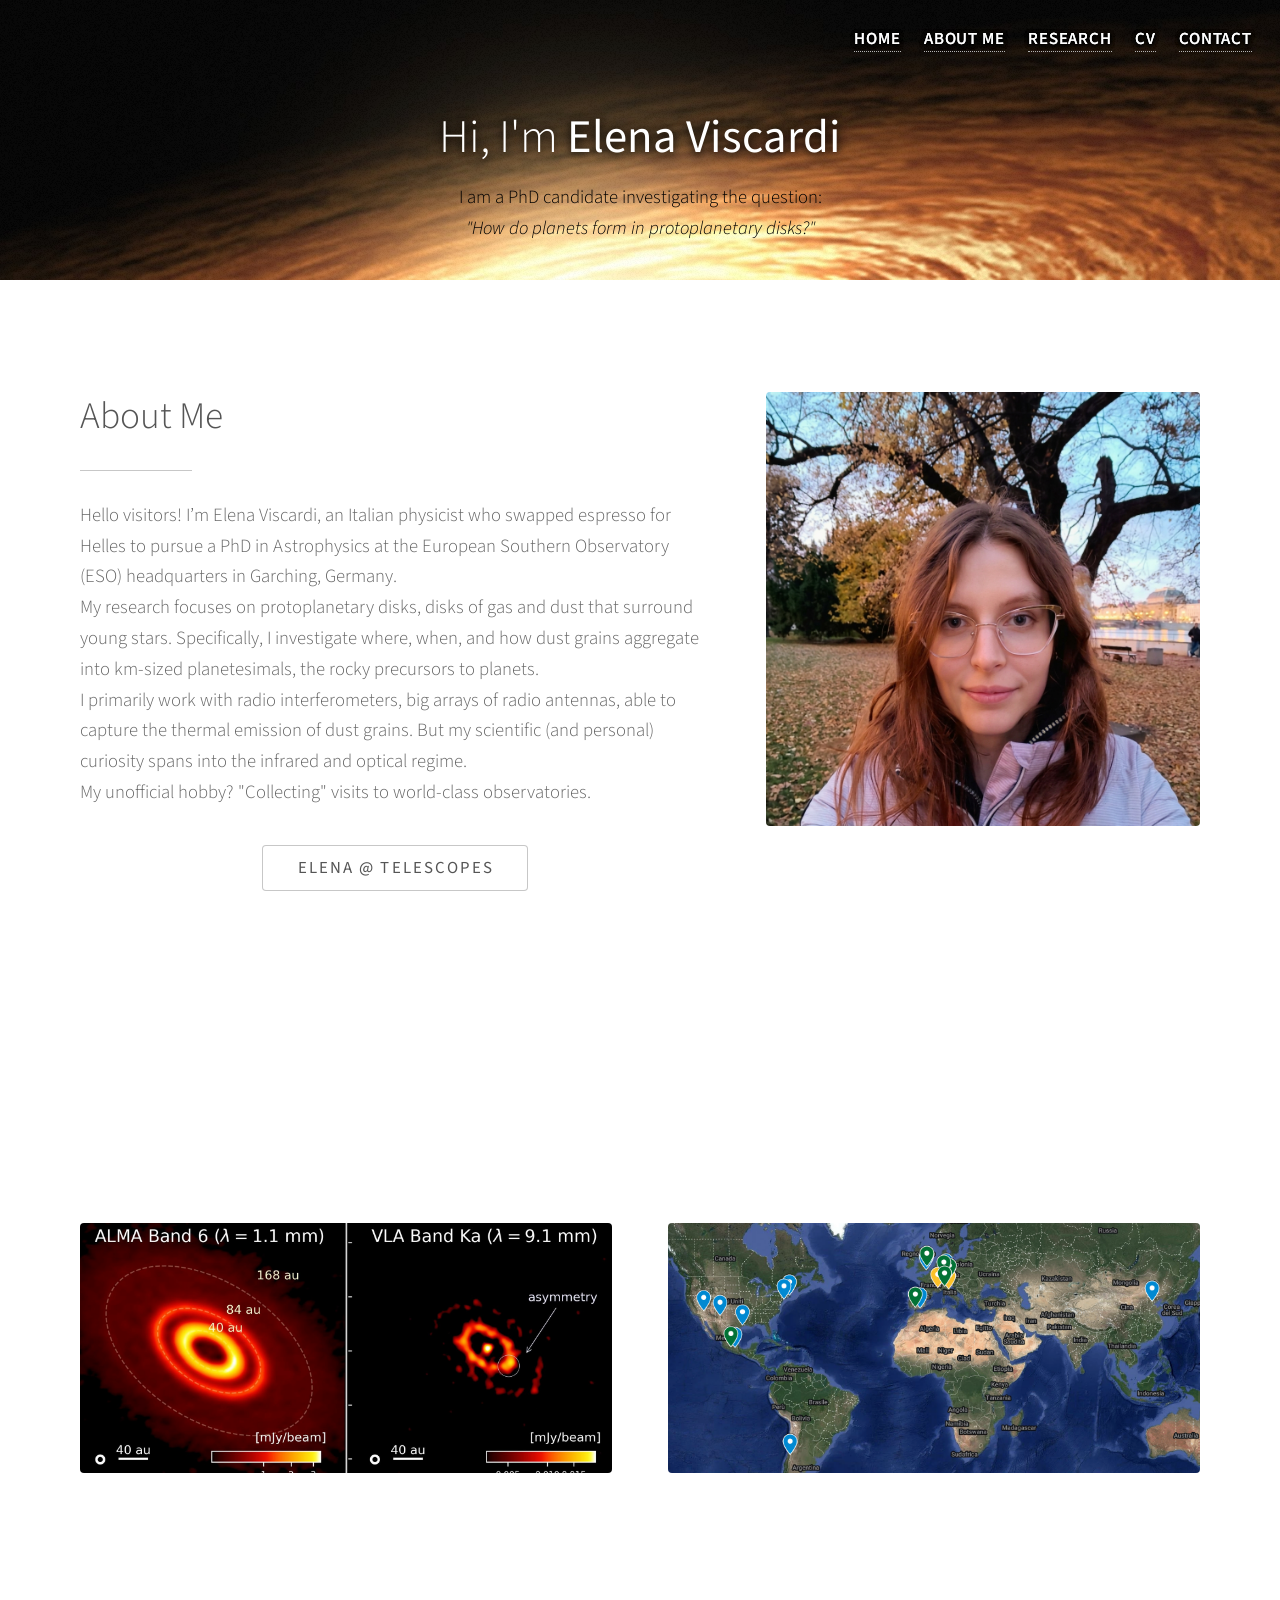
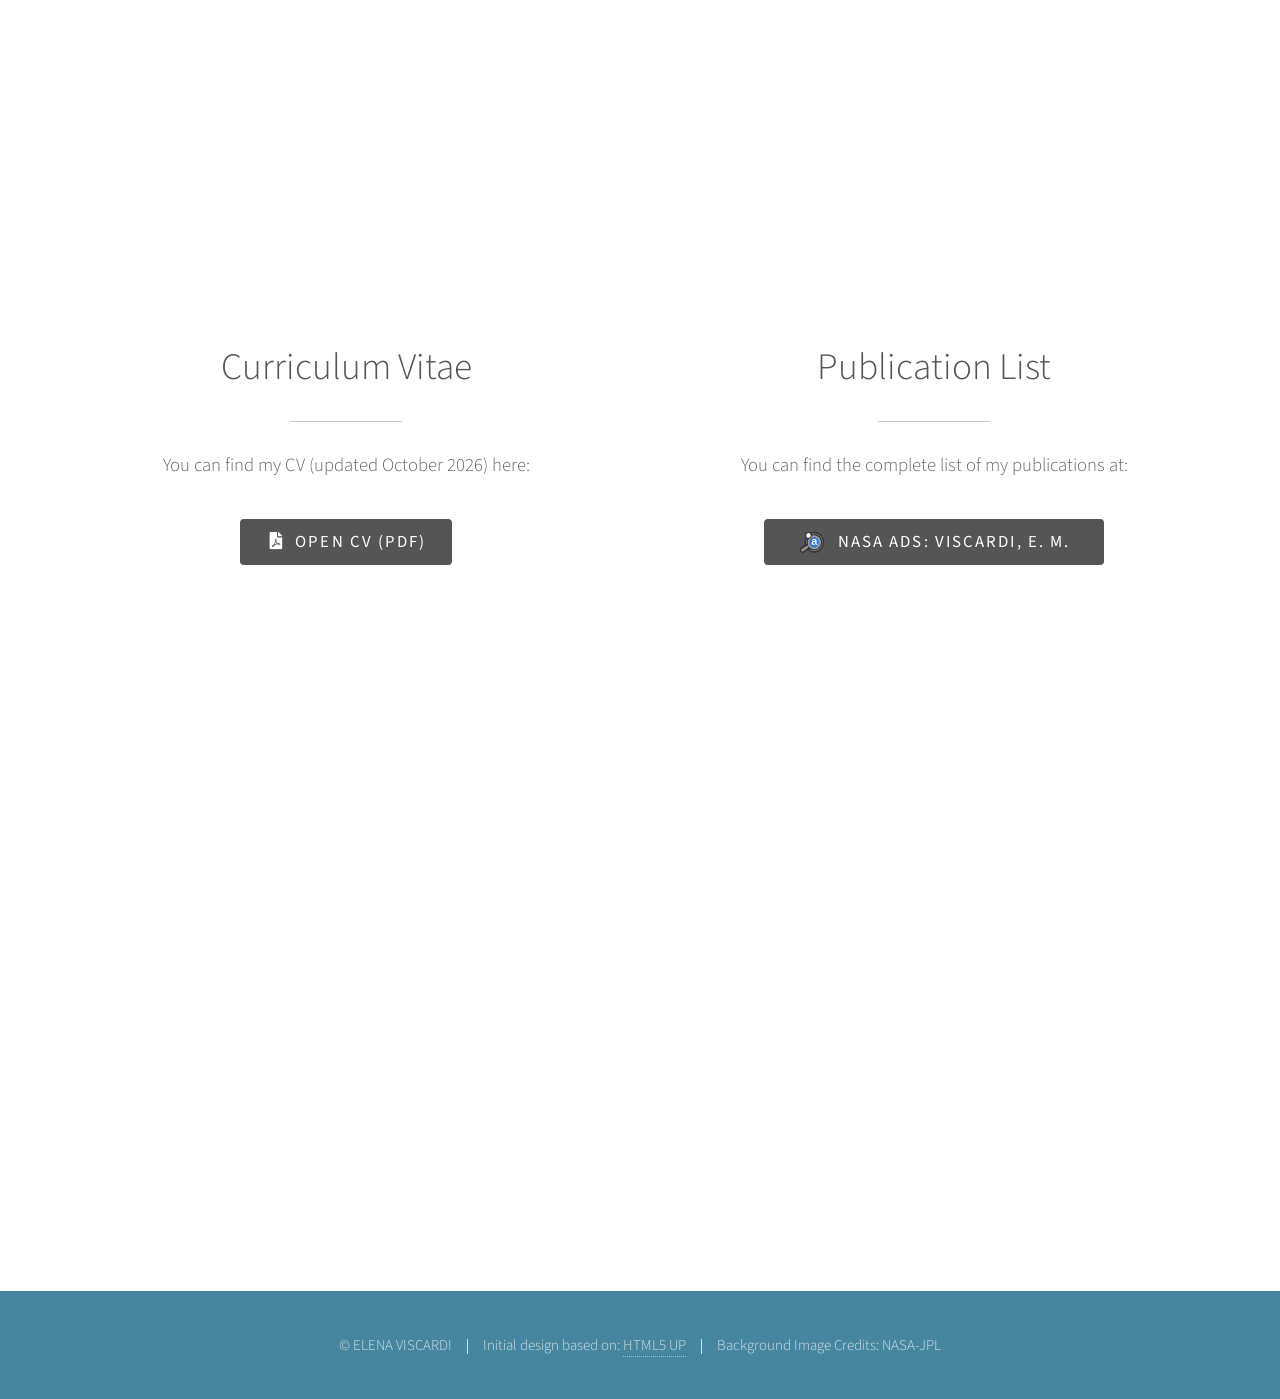
<file: index.html>
<!DOCTYPE HTML>
<!--
	Photon by HTML5 UP
	html5up.net | @ajlkn
	Free for personal and commercial use under the CCA 3.0 license (html5up.net/license)
-->
<html>
	<head>
		<title>Elena Viscardi</title>
		<meta charset="utf-8" />
		<meta name="viewport" content="width=device-width, initial-scale=1, user-scalable=no" />
		<link rel="stylesheet" href="assets/css/main.css" />
		<noscript><link rel="stylesheet" href="assets/css/noscript.css" /></noscript>
	</head>
	<body class="is-preload">

		<!-- Header -->
			<section id="header">
				<!-- Top-Left Navigation Menu -->
				<nav id="nav-subpage">
				<ul>
					<li><a href="index.html">Home</a></li>
					<li><a href="index.html#aboutme">About Me</a></li>
					<li><a href="index.html#research">Research</a></li>
					<li><a href="index.html#cv">CV</a></li>
					<li><a href="index.html#contact">Contact</a></li>
				</ul>
			</nav>

				<div class="inner">	
					<!--<div class="profile-avatar">
            		<img src="images/MeProfile.png" alt="Elena Viscardi" />
       				 </div> -->
					<h1>Hi, I'm <strong>Elena Viscardi</strong></h1>
					<p>I am a PhD candidate investigating the question:<br />
					<em>"How do planets form in protoplanetary disks?"</em></p>

				</div>
			</section>

		<!-- One -->
			<section id="aboutme" class="main style1">
			<!-- Fixed Top Navigation -->
			<nav id="nav-subpage">
				<ul>
					<li><a href="index.html">Home</a></li>
					<li><a href="index.html#aboutme">About Me</a></li>
					<li><a href="index.html#research">Research</a></li>
					<li><a href="index.html#cv">CV</a></li>
					<li><a href="index.html#contact">Contact</a></li>
				</ul>
			</nav>

				<div class="container">
					<div class="row gtr-150">
						<div class="col-7 col-12-medium">
							<header class="major">
								<h2>About Me</h2>
							</header>
							<p>Hello visitors! I’m Elena Viscardi, an Italian physicist who swapped espresso for Helles to pursue a PhD in Astrophysics at the European Southern Observatory (ESO) headquarters in Garching, Germany. 
								<br /> My research focuses on protoplanetary disks, disks of gas and dust that surround young stars. 
								Specifically, I investigate where, when, and how dust grains aggregate into km-sized planetesimals, the rocky precursors to planets.  <br /> 
								I primarily work with radio interferometers, big arrays of radio antennas, able to capture the thermal emission of dust grains. 
								But my scientific (and personal) curiosity spans into the infrared and optical regime. <br /> My unofficial hobby? "Collecting" visits to world-class observatories.  </p>
					
					<ul class="actions special">
						<li><a href="me@telescopes.html" class="button">Elena @ telescopes</a></li>
					</ul>
						</div>
				
						<div class="col-5 col-12-medium imp-medium">
							<span class="image fit"><img src="images/MeProfile.png" alt="" /></span>
						</div>
					</div>
				</div>
			</section>

		<!-- two -->
		<section id="research" class="main style2 special parallax-section">
		<nav id="nav-subpage">
				<ul>
					<li><a href="index.html">Home</a></li>
					<li><a href="index.html#aboutme">About Me</a></li>
					<li><a href="index.html#research">Research</a></li>
					<li><a href="index.html#cv">CV</a></li>
					<li><a href="index.html#contact">Contact</a></li>
				</ul>
			</nav>
			<div class="container">
				<header class="major">
					<h2><strong>Research</strong></h2>
				</header>						

				<div class="row gtr-150">

					<div class="col-6 col-12-medium">
						<span class="image fit"><img src="images/coverResearch.png" alt="" style="height: 250px; object-fit: cover;" /></span>
						<h3>My research</h3>
						<p>An overview of my past and current research projects</p>
						<ul class="actions special">
							<li><a href="research.html" class="button">More</a></li>
						</ul>
					</div>
					<div class="col-6 col-12-medium">
						<span class="image fit"><img src="images/Collaborators.png" alt="" style="height: 250px; object-fit: cover;" /></span>
						<h3>Collaborations</h3>
						<p>An overview of my network of collaborations across Europe, the Americas, Asia, and Australia</p>
						<ul class="actions special">
							<li><a href="collaborations.html" class="button">More</a></li>
						</ul>
					</div>	




				</div>
			</div>
		</section>

		<!-- One -->
			<section id="cv" class="main style1">
			<nav id="nav-subpage">
				<ul>
					<li><a href="index.html">Home</a></li>
					<li><a href="index.html#aboutme">About Me</a></li>
					<li><a href="index.html#research">Research</a></li>
					<li><a href="index.html#cv">CV</a></li>
					<li><a href="index.html#contact">Contact</a></li>
				</ul>
			</nav>
				<div class="container">
					<div class="row gtr-150 aln-center" style="text-align: center;">
						<!-- Left Column: CV -->
						<div class="col-6 col-12-medium">
								<header class="major">
									<h2>Curriculum Vitae</h2>
								</header>
								<p>You can find my CV (updated October 2026) here:</p>
								<ul class="actions special" style="justify-content: center;">
									<li>
										<a href="CV.pdf" target="_blank" rel="noopener noreferrer" 
										class="button primary" 
										style="display: inline-flex; align-items: center; justify-content: center; width: 100%; max-width: 300px; padding: 0 1.5em;">
											<i class="icon solid fa-file-pdf" style="margin-right: 0.5em; position: static;"></i>
											<span>Open CV (PDF)</span>
										</a>
									</li>
								</ul>
							</div>

						<!-- Right Column: Publications -->
						<div class="col-6 col-12-medium">
							<header class="major">
								<h2>Publication List</h2>
							</header>
							<p>You can find the complete list of my publications at:</p>
							<ul class="actions special" style="justify-content: center;">
								<li>
									<a href="https://ui.adsabs.harvard.edu/search/filter_author_facet_hier_fq_author=NOT&filter_author_facet_hier_fq_author=((author_facet_hier%3A%220%2FViscardi%2C%20E%22)%20OR%20author_facet_hier%3A%221%2FViscardi%2C%20E%2FViscardi%2C%20E%22%20OR%20author_facet_hier%3A%221%2FViscardi%2C%20E%2FViscardi%2C%20Elena%22%20OR%20author_facet_hier%3A%221%2FViscardi%2C%20E%2FViscardi%2C%20Elena%20M%22)&filter_author_facet_hier_fq_author=author_facet_hier%3A%221%2FViscardi%2C%20E%2FViscardi%2C%20Elisa%22&filter_bibstem_facet_fq_bibstem_facet=NOT&filter_bibstem_facet_fq_bibstem_facet=*%3A*&filter_bibstem_facet_fq_bibstem_facet=bibstem_facet%3A%22eas..conf%22&fq=%7B!type%3Daqp%20v%3D%24fq_database%7D&fq=%7B!type%3Daqp%20v%3D%24fq_author%7D&fq=%7B!type%3Daqp%20v%3D%24fq_bibstem_facet%7D&fq_author=(((author_facet_hier%3A%220%2FViscardi%2C%20E%22)%20OR%20author_facet_hier%3A%221%2FViscardi%2C%20E%2FViscardi%2C%20E%22%20OR%20author_facet_hier%3A%221%2FViscardi%2C%20E%2FViscardi%2C%20Elena%22%20OR%20author_facet_hier%3A%221%2FViscardi%2C%20E%2FViscardi%2C%20Elena%20M%22)%20NOT%20author_facet_hier%3A%221%2FViscardi%2C%20E%2FViscardi%2C%20Elisa%22)&fq_bibstem_facet=(*%3A*%20NOT%20bibstem_facet%3A%22eas..conf%22)&fq_database=(database%3Aastronomy%20OR%20database%3Aphysics)&p_=0&q=((%20author%3A%22Viscardi%2C%20E%22)%20AND%20year%3A2022-2026)&sort=date%20desc%2C%20bibcode%20desc&ui_tag=results%2Fgraph%2Fyear" 
									target="_blank" 
									rel="noopener noreferrer" 
									class="button primary custom-icon-link">
										<img src="images/ads_partial_logo_dark_background.svg" class="custom-icon" alt="NASA ADS Logo" style="height: 1.2em; vertical-align: middle; margin-right: 0.5em;" />
										<span>NASA ADS: Viscardi, E. M.</span>
									</a>
								</li>
							</ul>
						</div>
		
					</div>
			</section>		
		<!-- Four -->
			<!-- Contact Section -->
			<section id="contact" class="main style2 special">

				<div class="container">
				<nav id="nav-subpage">
					<ul>
						<li><a href="index.html">Home</a></li>
						<li><a href="index.html#aboutme">About Me</a></li>
						<li><a href="index.html#research">Research</a></li>
						<li><a href="index.html#cv">CV</a></li>
						<li><a href="index.html#contact">Contact</a></li>
					</ul>
				</nav>
					<header class="major">
						<h2><strong>Get in Touch</strong></h2>
					</header>

					<div class="row gtr-150">
						<!-- Left Column: Address -->
						<div class="col-6 col-12-medium text-center">
							<h3><strong>Address</strong></h3>
							<p>
								European Southern Observatory (ESO)<br />
								Karl-Schwarzschild-Straße 2<br />
								85748 Garching bei München, Germany
							</p>
						</div>

						<!-- Right Column: Vertical Contact Links -->
						<div class="col-6 col-12-medium text-center">
							<h3><strong>Connect</strong></h3>
							<div style="display: flex; justify-content: center;">
        						<ul class="contact-list" style="text-align: left; list-style: none; padding-left: 0; margin: 0;">
								<li>
									<a href="mailto:Elena.Viscardi@eso.org" class="icon solid fa-envelope">
										<span>Work: Elena.Viscardi@eso.org</span>
									</a>
								</li>
								<li>
									<a href="mailto:elena.maria.2000@gmail.com" class="icon solid fa-envelope">
										<span>Personal: elena.maria.2000@gmail.com</span>
									</a>
								</li>
								<li>
									<a href="https://github.com/emviscardi" target="_blank" rel="noopener noreferrer" class="icon brands fa-github">
										<span>GitHub: emviscard</span>
									</a>
								</li>
								<li>
									<a href="https://orcid.org/0009-0005-5187-6074" target="_blank" rel="noopener noreferrer" class="icon brands fa-orcid">
										<span>ORCID: 0009-0005-5187-6074</span>
									</a>
								</li>

								<li>
									<a href="https://www.linkedin.com/in/elena-viscardi-astrophysics/" target="_blank" rel="noopener noreferrer" class="icon brands fa-linkedin">
										<span>linkedin: elena-viscardi-astrophysics</span>
									</a>
								</li>
							</ul>
						</div>
					</div>
				</div>
</section>

		<!-- Footer -->
			<section id="footer">
		
				<ul class="copyright">
					<li>&copy; ELENA VISCARDI</li><li>Initial design based on: <a href="http://html5up.net">HTML5 UP</a></li></li><li>Background Image Credits: NASA-JPL</li>
				</ul>
			</section>

		<!-- Scripts -->
			<script src="assets/js/jquery.min.js"></script>
			<script src="assets/js/jquery.scrolly.min.js"></script>
			<script src="assets/js/browser.min.js"></script>
			<script src="assets/js/breakpoints.min.js"></script>
			<script src="assets/js/util.js"></script>
			<script src="assets/js/main.js"></script>

	</body>
</html>
</file>
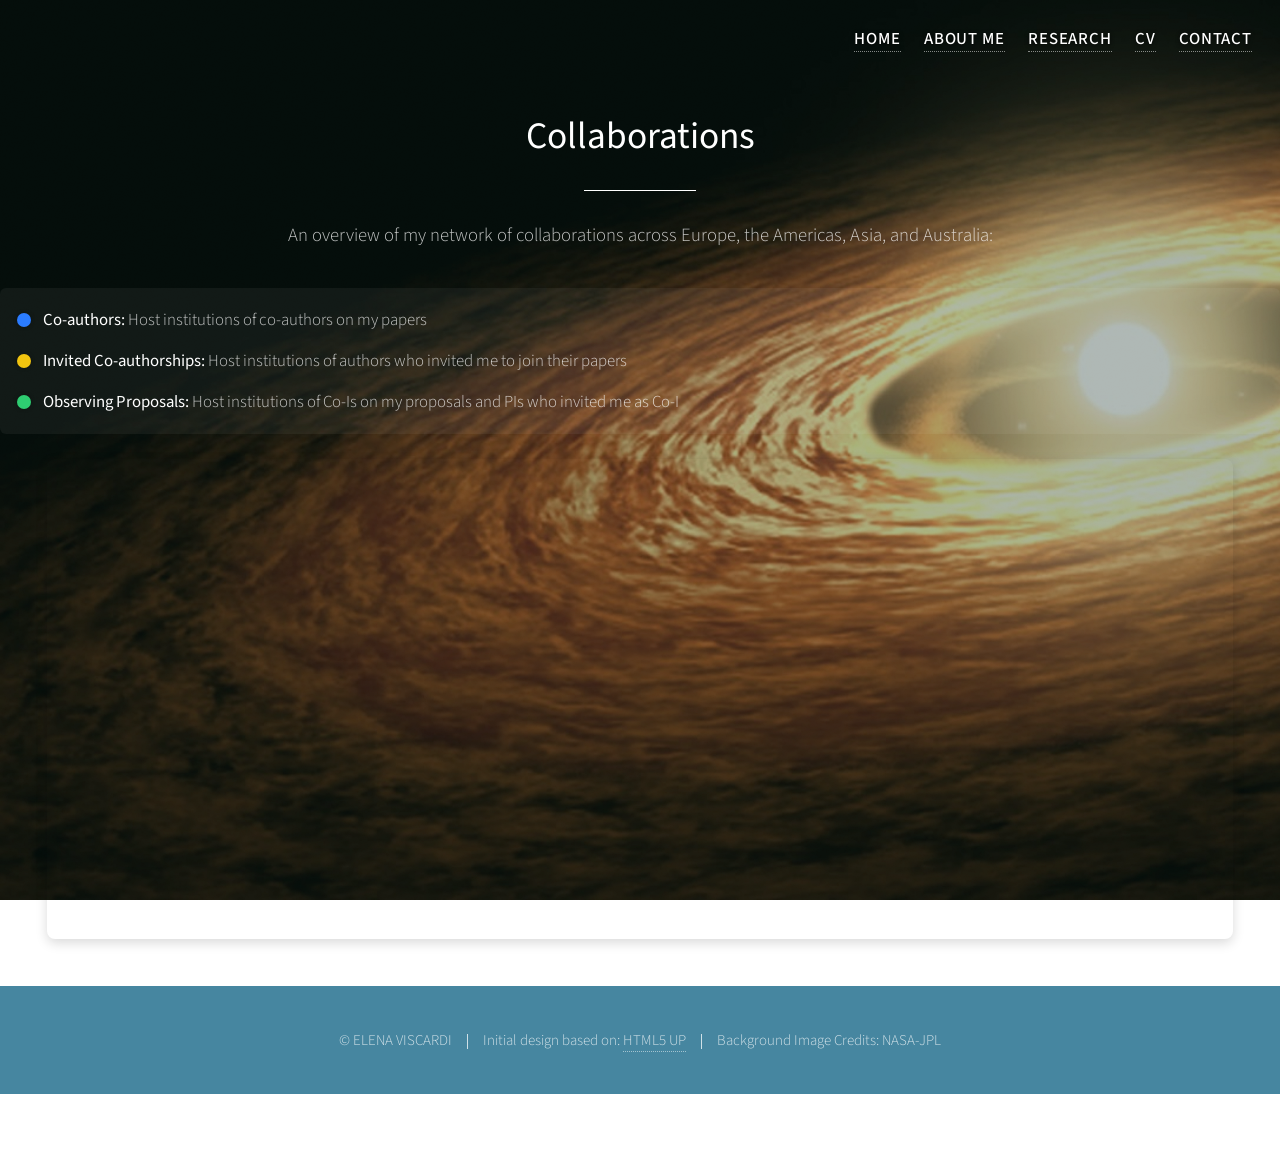
<file: collaborations.html>
<!DOCTYPE HTML>
<!--
	Photon by HTML5 UP
	html5up.net | @ajlkn
	Free for personal and commercial use under the CCA 3.0 license (html5up.net/license)
-->
<html>
	<head>
		<title>Elena Viscardi</title>
		<meta charset="utf-8" />
		<meta name="viewport" content="width=device-width, initial-scale=1, user-scalable=no" />
		<link rel="stylesheet" href="assets/css/main.css" />
		<noscript><link rel="stylesheet" href="assets/css/noscript.css" /></noscript>
	</head>
	<body class="is-preload">


		<!-- two -->
		<section id="research" class="main style2 special parallax-section">
		<nav id="nav-subpage">
				<ul>
					<li><a href="index.html">Home</a></li>
					<li><a href="index.html#aboutme">About Me</a></li>
					<li><a href="index.html#research">Research</a></li>
					<li><a href="index.html#cv">CV</a></li>
					<li><a href="index.html#contact">Contact</a></li>
				</ul>
			</nav>
		<div class="col-12">
			<header class="major">
					<h2><strong>Collaborations</strong></h2>
				</header>
			<p>
				An overview of my network of collaborations across Europe, the Americas, Asia, and Australia:
			</p>

			<!-- Collaborator Legend -->
			<div class="map-legend">
				<div class="legend-item">
					<span class="legend-pin blue"></span>
					<span><strong>Co-authors:</strong> Host institutions of co-authors on my papers</span>
				</div>
				<div class="legend-item">
					<span class="legend-pin yellow"></span>
					<span><strong>Invited Co-authorships:</strong> Host institutions of authors who invited me to join their papers</span>
				</div>
				<div class="legend-item">
					<span class="legend-pin green"></span>
					<span><strong>Observing Proposals:</strong> Host institutions of Co-Is on my proposals and PIs who invited me as Co-I</span>
				</div>
			</div>
			<div class="map-wrapper" style="margin-bottom: 1.5em; margin-left:2.5em; margin-right:2.5em;">
				<iframe src="https://www.google.com/maps/d/u/0/embed?mid=1OluI5jwwK1V-qcJPn3jgwT3obU6ZY4I&ehbc=2E312F&noprof=1" width="100%" height="480" style="border: 0; border-radius: 8px; box-shadow: 0 4px 12px rgba(0,0,0,0.15);"></iframe>
			</div>
			<p>
	
		</div>

		<!-- Footer -->
			<section id="footer">
		
				<ul class="copyright">
					<li>&copy; ELENA VISCARDI</li><li>Initial design based on: <a href="http://html5up.net">HTML5 UP</a></li></li><li>Background Image Credits: NASA-JPL</li>
				</ul>
			</section>

		<!-- Scripts -->
			<script src="assets/js/jquery.min.js"></script>
			<script src="assets/js/jquery.scrolly.min.js"></script>
			<script src="assets/js/browser.min.js"></script>
			<script src="assets/js/breakpoints.min.js"></script>
			<script src="assets/js/util.js"></script>
			<script src="assets/js/main.js"></script>
</file>
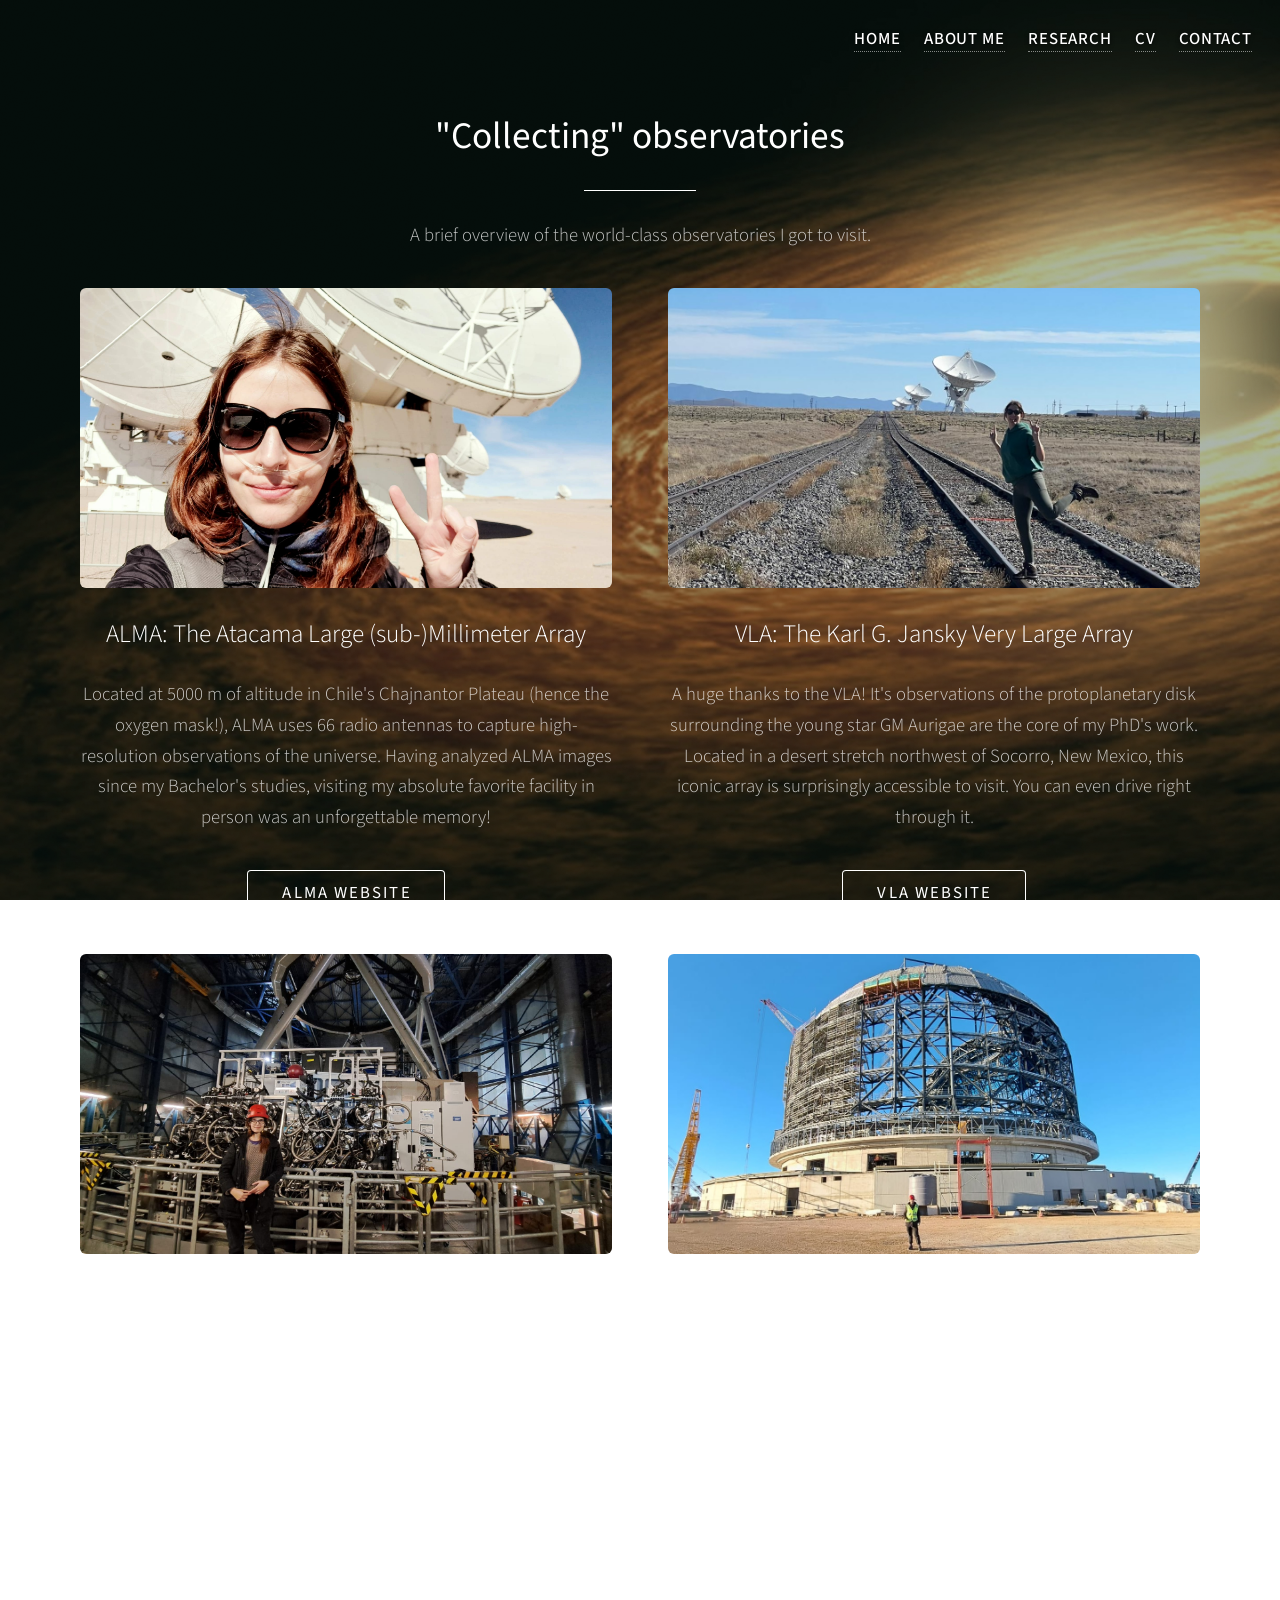
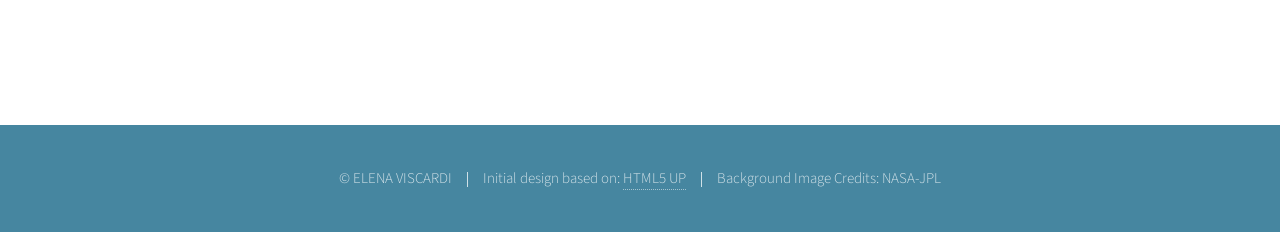
<file: me@telescopes.html>
<!DOCTYPE HTML>
<!--
	Photon by HTML5 UP
	html5up.net | @ajlkn
	Free for personal and commercial use under the CCA 3.0 license (html5up.net/license)
-->
<html>
	<head>
		<title>Elena Viscardi</title>
		<meta charset="utf-8" />
		<meta name="viewport" content="width=device-width, initial-scale=1, user-scalable=no" />
		<link rel="stylesheet" href="assets/css/main.css" />
		<noscript><link rel="stylesheet" href="assets/css/noscript.css" /></noscript>
	</head>
	<body class="is-preload">


		<!-- two -->
		<section id="research" class="main style2 special parallax-section">
		<nav id="nav-subpage">
				<ul>
					<li><a href="index.html">Home</a></li>
					<li><a href="index.html#aboutme">About Me</a></li>
					<li><a href="index.html#research">Research</a></li>
					<li><a href="index.html#cv">CV</a></li>
					<li><a href="index.html#contact">Contact</a></li>
				</ul>
			</nav>
		<div class="container">
			<header class="major">
				<h2><strong>"Collecting" observatories</strong></h2>
			</header>
			<p>A brief overview of the world-class observatories I got to visit.</p>
			<div class="row gtr-150">
				<!-- ALMA -->
				<div class="col-6 col-12-medium">
					<span class="image fit obs-image"><img src="images/Me@ALMA.jpeg" alt="Me at ALMA" /></span>
					<h3>ALMA: The Atacama Large (sub-)Millimeter Array</h3>
					<p>Located at 5000 m of altitude in Chile's Chajnantor Plateau (hence the oxygen mask!), 
						ALMA uses 66 radio antennas to capture high-resolution observations of the universe. 
						Having analyzed ALMA images since my Bachelor's studies, visiting my absolute 
						favorite facility in person was an unforgettable memory!</p>
					<ul class="actions special">
						<li><a href="https://www.eso.org/public/teles-instr/alma/"  class="button">ALMA website</a></li>
					</ul>
				</div>

				<!-- VLA -->
				<div class="col-6 col-12-medium">
					<span class="image fit obs-image"><img src="images/Me@VLA.jpeg" alt="Me at VLA" /></span>
					<h3>VLA: The Karl G. Jansky Very Large Array</h3>
					<p>A huge thanks to the VLA! It's observations of the protoplanetary disk surrounding the young star GM Aurigae are the core of my PhD's work. 
    					Located in a desert stretch northwest of Socorro, New Mexico, this iconic array is surprisingly accessible to visit. You can even drive right through it. </p>
					<ul class="actions special">
						<li><a href="https://public.nrao.edu/telescopes/vla/"   class="button">VLA website</a></li>
					</ul>
				</div>

				<!-- VLT -->
				<div class="col-6 col-12-medium">
					<span class="image fit obs-image"><img src="images/Me@MUSE.jpeg" alt="Me at VLT" /></span>
					<h3>VLT: The Very Large Telescope</h3>
					<p>Honoured to stand before MUSE, one of the most sought-after instruments at the VLT. Contrary to ALMA and VLA, MUSE collects optical and near-infrared light. 
					No MUSE data for me just yet, but I am interested in exploring VLA–MUSE synergies to study how stellar winds affect disks.  </p>
					<ul class="actions special">
						<li><a href="https://www.eso.org/public/teles-instr/paranal-observatory/vlt/" class="button">VLT website</a></li>
					</ul>
				</div>

				 
   

				<!-- ELT -->
				<div class="col-6 col-12-medium">
					<span class="image fit obs-image"><img src="images/Me@ELT.jpeg" alt="Me at ELT" /></span>
					<h3>ELT: The ESO Extremely Large Telescope</h3>
					<p>What an incredible feeling to witness the construction of the world’s biggest eye on the sky! Starting in 2029, its massive 39-meter mirror will collect optical and near-infrared light, driving revolutionary discoveries across astrophysics. 
						For my research, it will offer an unprecedented view into the innermost regions of protoplanetary disks where Earth-like planets are born.  </p>
					<ul class="actions special">
						<li><a href="https://elt.eso.org" class="button">ELT website</a></li>
					</ul>
				</div>
			</div>
		</div>
			</div>
		</section>

		<!-- Footer -->
			<section id="footer">
		
				<ul class="copyright">
					<li>&copy; ELENA VISCARDI</li><li>Initial design based on: <a href="http://html5up.net">HTML5 UP</a></li></li><li>Background Image Credits: NASA-JPL</li>
				</ul>
			</section>

		<!-- Scripts -->
			<script src="assets/js/jquery.min.js"></script>
			<script src="assets/js/jquery.scrolly.min.js"></script>
			<script src="assets/js/browser.min.js"></script>
			<script src="assets/js/breakpoints.min.js"></script>
			<script src="assets/js/util.js"></script>
			<script src="assets/js/main.js"></script>
</file>
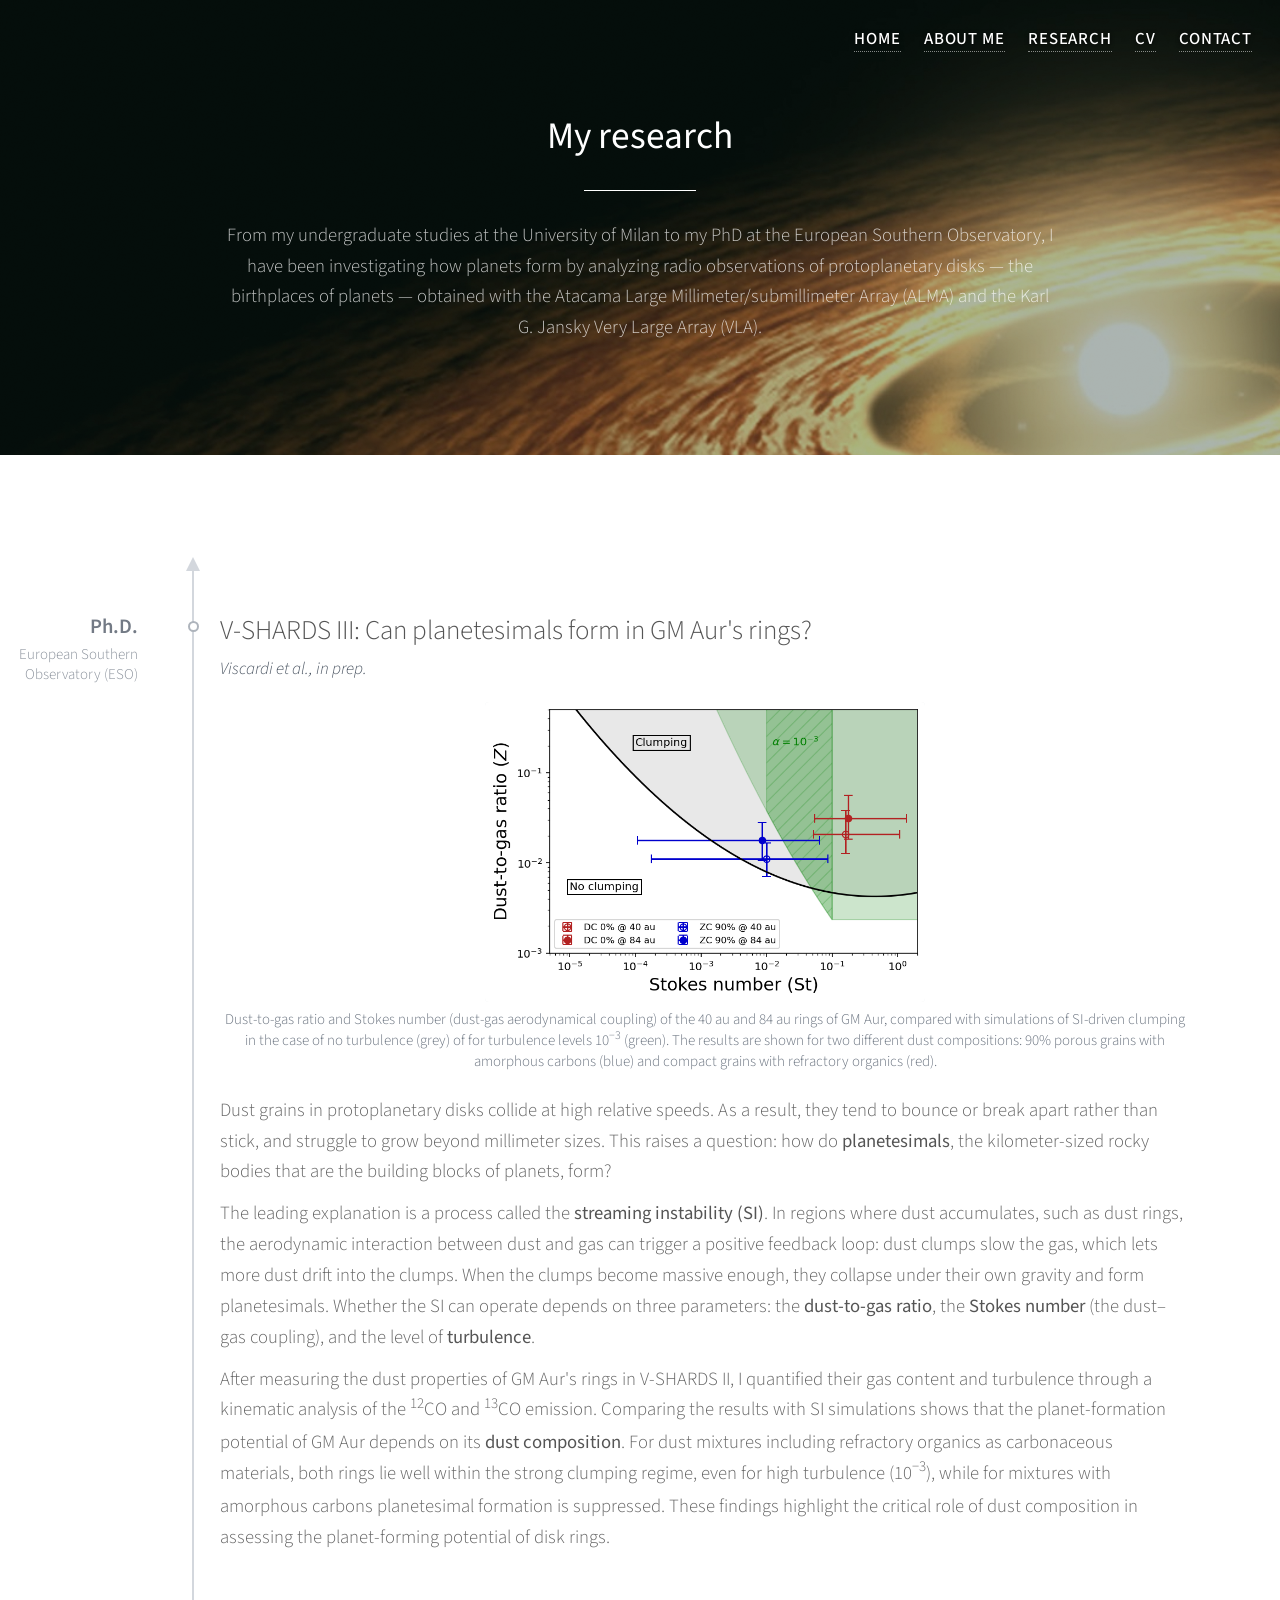
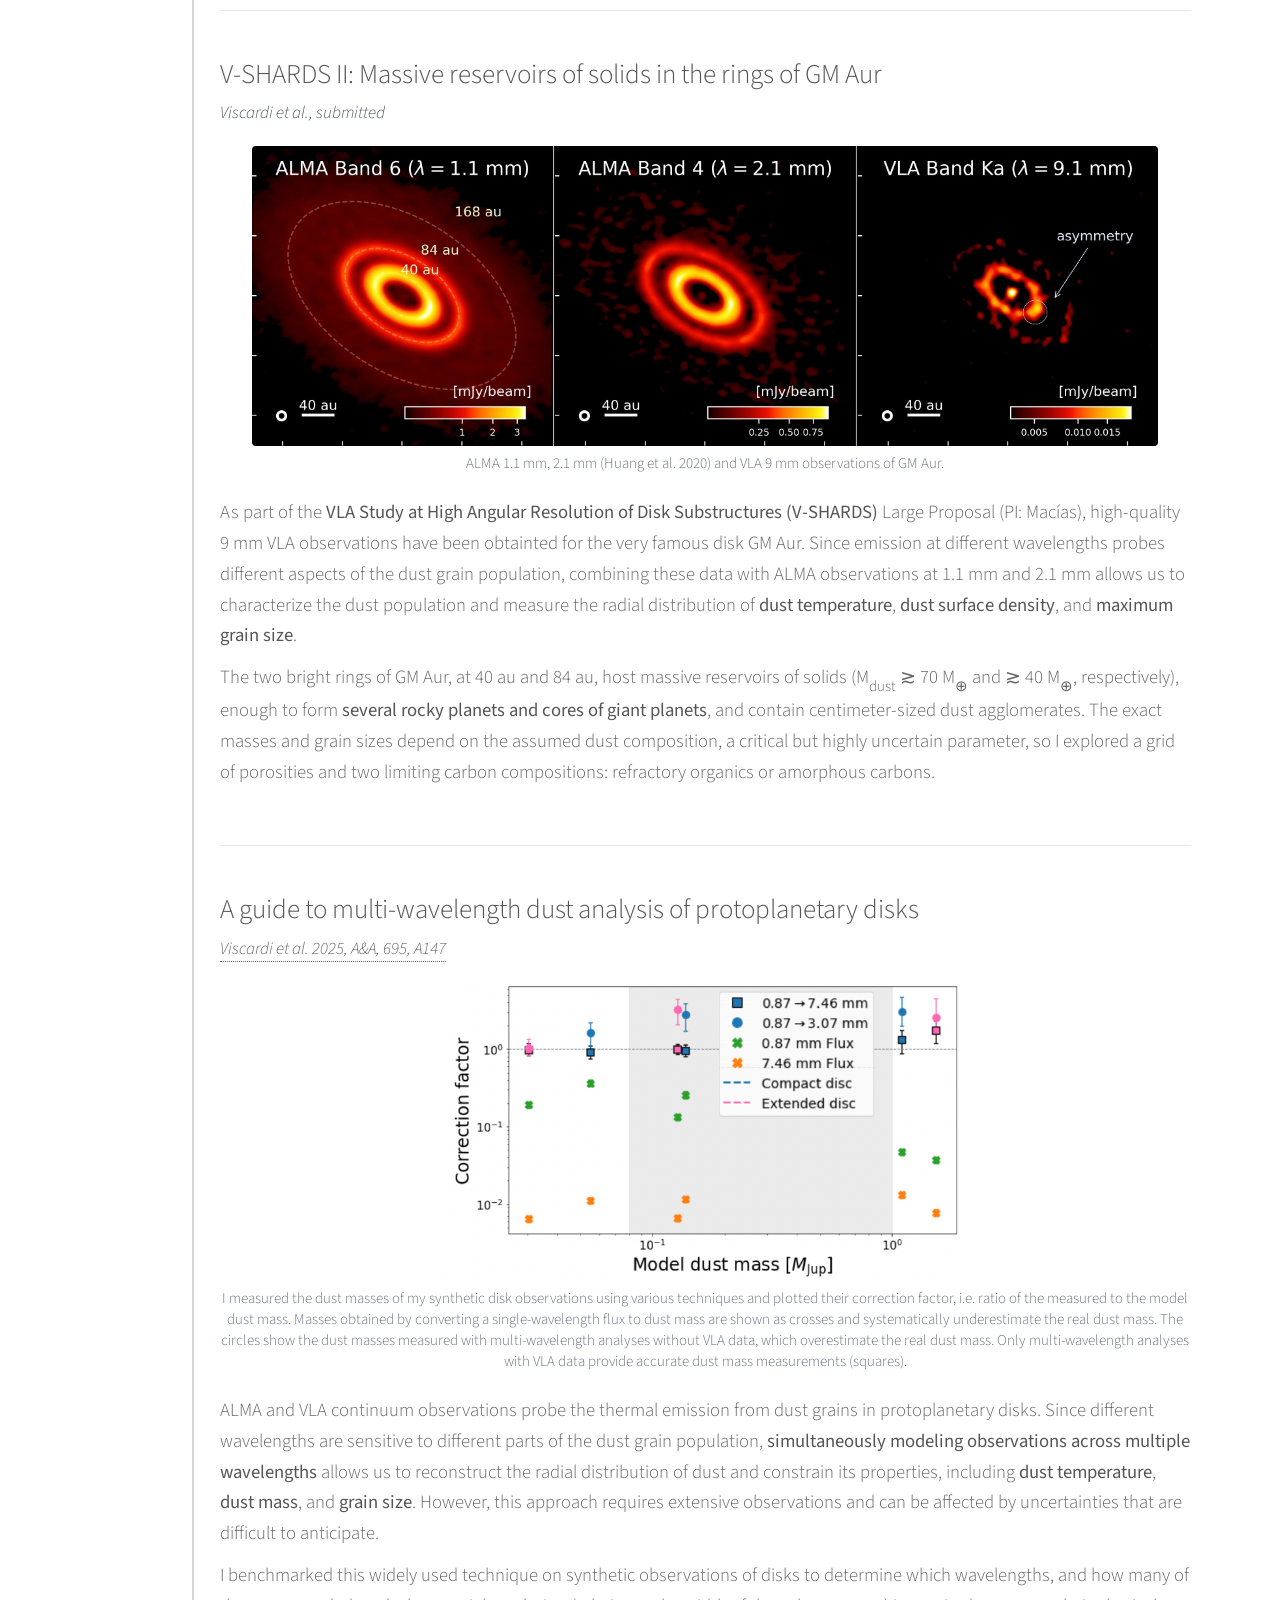
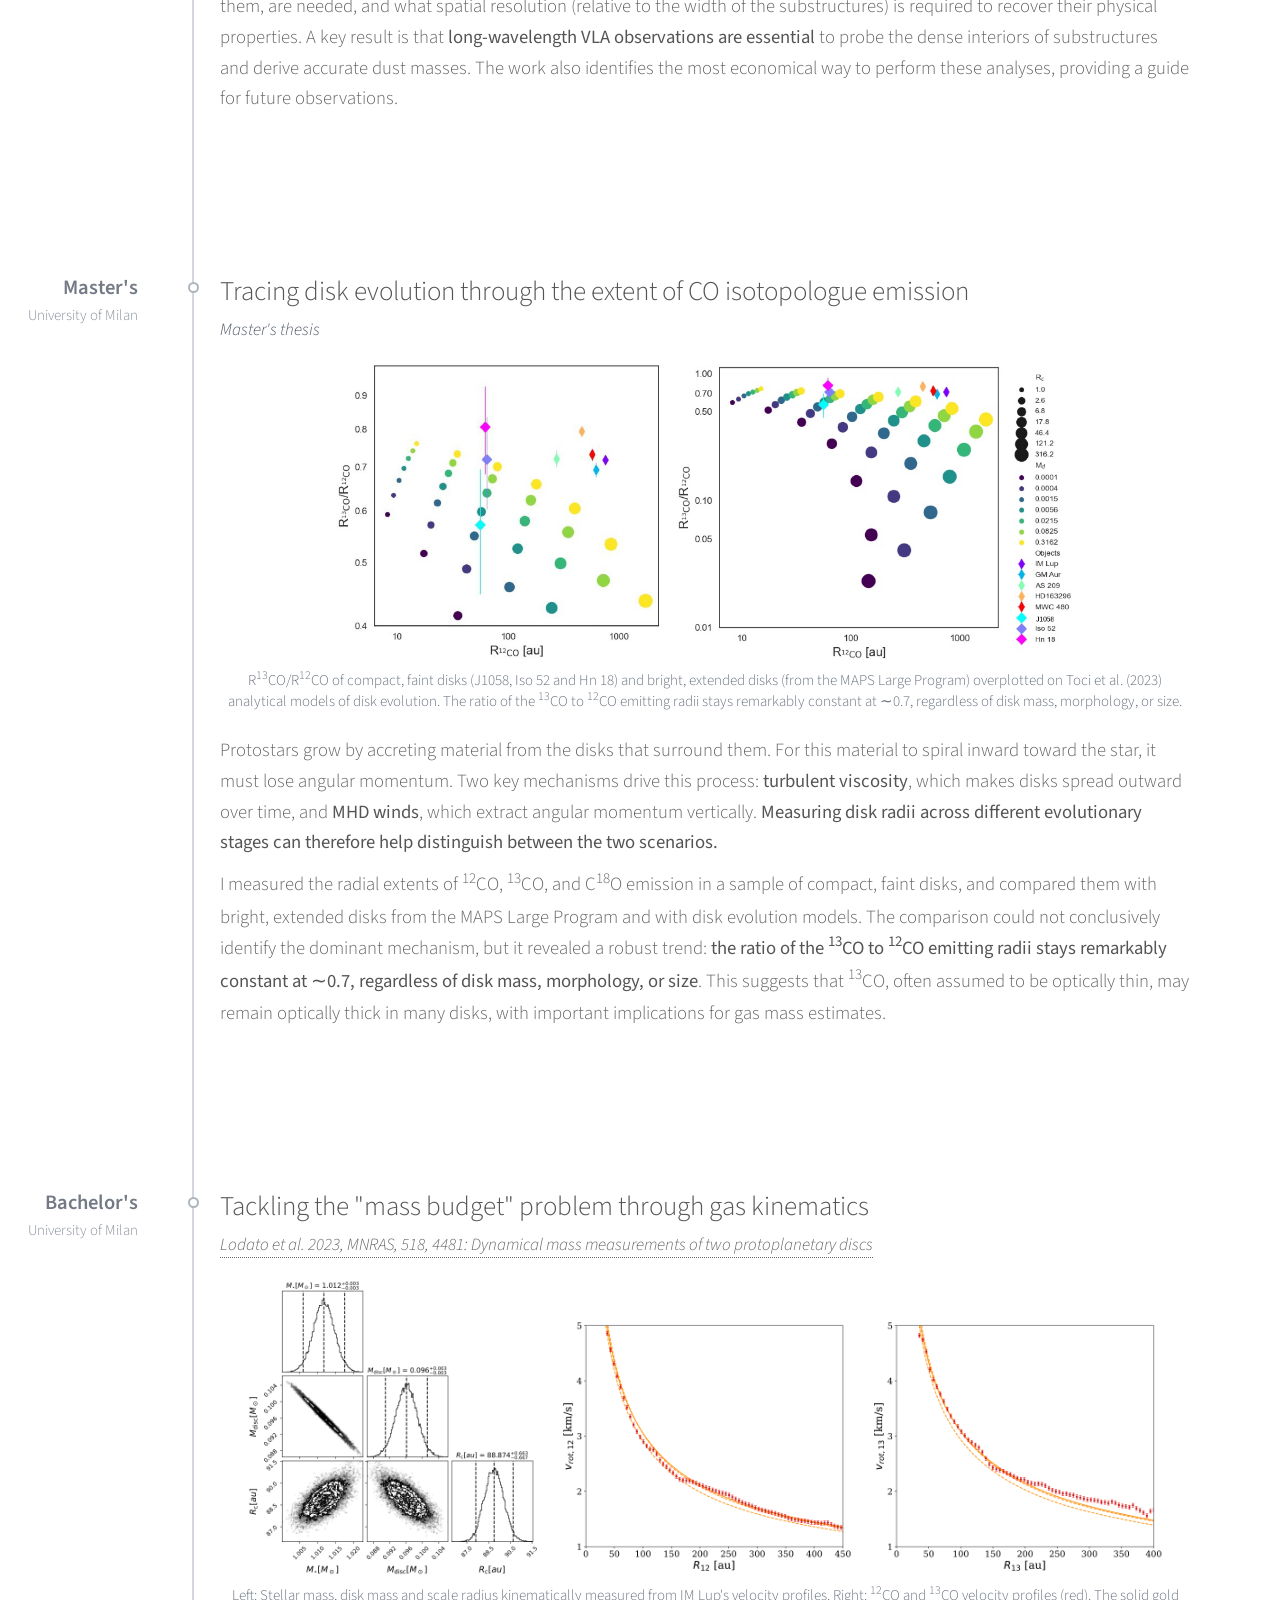
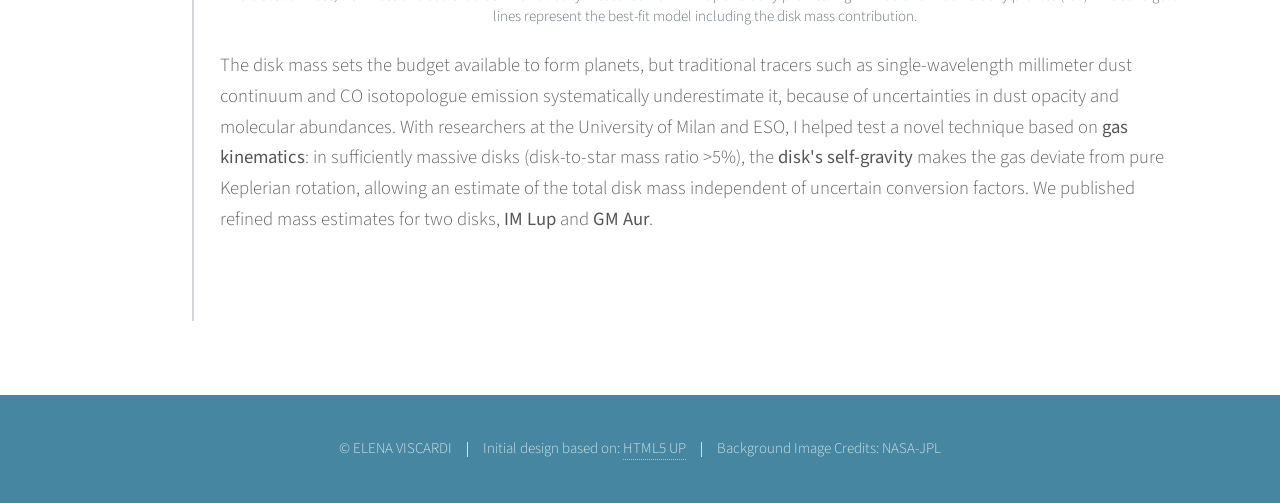
<file: research.html>
<!DOCTYPE HTML>
<!--
    Photon by HTML5 UP
    html5up.net | @ajlkn
    Free for personal and commercial use under the CCA 3.0 license (html5up.net/license)
-->
<html>
<head>
<title>Elena Viscardi | Research</title>
<meta charset="utf-8" />
<meta name="viewport" content="width=device-width, initial-scale=1, user-scalable=no" />
<link rel="stylesheet" href="assets/css/main.css" />
<noscript><link rel="stylesheet" href="assets/css/noscript.css" /></noscript>

</head>
<body class="is-preload">

<!-- two: original header (unchanged) -->
<section id="research" class="main style2 special parallax-section">
<nav id="nav-subpage">
<ul>
<li><a href="index.html">Home</a></li>
<li><a href="index.html#aboutme">About Me</a></li>
<li><a href="index.html#research">Research</a></li>
<li><a href="index.html#cv">CV</a></li>
<li><a href="index.html#contact">Contact</a></li>
</ul>
</nav>
<div class="col-9 col-12-medium" style="width: 65% !important; margin: 0 auto !important;">
    <header class="major">
        <h2><strong>My research</strong></h2>
    </header>
    <p>
        From my undergraduate studies at the University of Milan to my PhD at the European Southern Observatory, 
        I have been investigating how planets form by analyzing radio observations of protoplanetary disks — the birthplaces of planets — 
        obtained with the Atacama Large Millimeter/submillimeter Array (ALMA) and the Karl G. Jansky Very Large Array (VLA).
    </p>
</div>
</section>

<!-- Projects: white section (style1 gives the white background) -->
<section id="projects" class="main style1">
<div class="inner-wrap">

<!-- ======================= PROJECTS ======================= -->

<div class="timeline">

<div class="era" id="phd">
  <div class="era-label"><div class="era-label-inner"><h4>Ph.D.</h4><p>European Southern Observatory (ESO)</p></div></div>

<!-- ===== V-SHARDS III ===== -->
<article class="project" id="vshards3">
  <figure class="project-img">
    <!-- REPLACE with your image (e.g., Fig. 2: Z vs St plot) -->
    <img src="images/ClumpingProposal.png" alt="Dust-to-gas ratio versus Stokes number for the rings of GM Aur" />
    <figcaption>Dust-to-gas ratio and Stokes number (dust-gas aerodynamical coupling) of the 40 au and 84 au rings of GM Aur,
		 compared with simulations of SI-driven clumping in the case of no turbulence (grey) of for turbulence levels 10<sup>&minus;3</sup> (green). The results are shown for two different dust compositions: 90% porous grains with amorphous carbons (blue) 
		 and compact grains with refractory organics (red).</figcaption>
  </figure>
  <div class="project-text">
    <h3>V-SHARDS III: Can planetesimals form in GM Aur's rings?</h3>
    <p class="paper"><!-- UPDATE when available -->Viscardi et al., in prep.</p>
	<p>Dust grains in protoplanetary disks collide at high relative speeds. As a result, they tend to
    bounce or break apart rather than stick, and struggle to grow beyond millimeter sizes. This raises a question: how do <strong>planetesimals</strong>, the
    kilometer-sized rocky bodies that are the building blocks of planets, form? </p>
    <p>
      The leading explanation is a process called the <strong>streaming instability (SI)</strong>. In regions
    where dust accumulates, such as dust rings, the aerodynamic interaction between dust and gas
    can trigger a positive feedback loop: dust clumps slow the gas, which lets more dust drift
    into the clumps. When the clumps become massive enough, they collapse under their own gravity and form planetesimals.
      Whether the SI can operate depends on three parameters: the <strong>dust-to-gas ratio</strong>, the <strong>Stokes number</strong>
      (the dust&ndash;gas coupling), and the level of <strong>turbulence</strong>.
    </p>
    <p>
      After measuring the dust properties of GM Aur's rings in V-SHARDS II, I quantified their gas content and turbulence
      through a kinematic analysis of the <sup>12</sup>CO and <sup>13</sup>CO emission. Comparing the results with SI simulations shows that the planet-formation potential of GM Aur depends on its
      <strong> dust composition</strong>. For dust mixtures including refractory organics as carbonaceous materials, both rings lie
      well within the strong clumping regime, even for high turbulence (10<sup>&minus;3</sup>), while for mixtures with amorphous carbons planetesimal
      formation is suppressed. These findings highlight the critical role of dust composition in assessing the
      planet-forming potential of disk rings.
    </p>
  </div>
</article>

<!-- ===== V-SHARDS II ===== -->
<article class="project" id="vshards2">
  <figure class="project-img">
    <!-- REPLACE with your image (e.g., Fig. 1: ALMA 1.1 mm + VLA 9 mm of GM Aur) -->
    <img src="images/Datas_row1_beam_titleinside.jpeg" alt="ALMA 1.1 mm and new V-SHARDS VLA 9 mm observations of GM Aur" />
    <figcaption>ALMA 1.1 mm, 2.1 mm (Huang et al. 2020) and VLA 9 mm observations of GM Aur.</figcaption>
  </figure>
  <div class="project-text">
    <h3>V-SHARDS II: Massive reservoirs of solids in the rings of GM Aur</h3>
    <p class="paper"><!-- ADD LINK when available: <a href="https://arxiv.org/abs/XXXX.XXXXX">...</a> -->Viscardi et al., submitted</p>
    <p>
	  As part of the <strong>VLA Study at High Angular Resolution of Disk Substructures (V-SHARDS)</strong> Large Proposal (PI: Mac&iacute;as), 
	  high-quality 9 mm VLA observations have been obtainted for the very famous disk </strong>GM Aur</strong>. 
	 Since emission at different wavelengths probes different aspects of the dust grain population, 
	 combining these data with ALMA observations at 1.1 mm and 2.1 mm allows us to characterize the dust population 
	 and measure the radial distribution of <strong>dust temperature</strong>, <strong>dust surface density</strong>, and <strong>maximum grain size</strong>.
    </p>
    <p>
      The two bright rings of GM Aur, at 40 au and 84 au, host massive reservoirs of solids
      (M<sub>dust</sub> &gtrsim; 70 M<sub>&oplus;</sub> and &gtrsim; 40 M<sub>&oplus;</sub>, respectively),
      enough to form <strong>several rocky planets and cores of giant planets</strong>, and contain
     </strong>centimeter-sized dust agglomerates</strong>. The exact masses and grain sizes depend on the assumed dust
      composition, a critical but highly uncertain parameter, so I explored a grid of porosities and two limiting
      carbon compositions: refractory organics or amorphous carbons.
    </p>
  </div>
</article>

<!-- ===== A guide to dust analysis ===== -->
<article class="project" id="guide">
  <figure class="project-img">
    <!-- REPLACE with your image (e.g., a key figure from the A&A paper) -->
    <img src="images/Dustmasses.png" alt="Benchmark of multi-wavelength dust analysis on synthetic disk observations" />
    <figcaption>I measured the dust masses of my synthetic disk observations using various techniques and plotted their correction factor, i.e. ratio of the measured to the model dust mass. 
		Masses obtained by converting a single-wavelength flux to dust mass are shown as crosses and systematically underestimate the real dust mass. 
		The circles show the dust masses measured with multi-wavelength analyses without VLA data, which overestimate the real dust mass. 
		Only multi-wavelength analyses with VLA data provide accurate dust mass measurements (squares).	</figcaption>
  </figure>
  <div class="project-text">
    <h3>A guide to multi-wavelength dust analysis of protoplanetary disks</h3>
    <p class="paper"><a href="https://arxiv.org/abs/2501.13877">Viscardi et al. 2025, A&amp;A, 695, A147</a></p>
    <p>
      ALMA and VLA continuum observations probe the thermal emission from dust grains in protoplanetary disks. 
	  Since different wavelengths are sensitive to different parts of the dust grain population, <strong>simultaneously modeling observations across multiple wavelengths</strong> 
	  allows us to reconstruct the radial distribution of dust and constrain its properties, including <strong>dust temperature</strong>, <strong>dust mass</strong>, and <strong>grain size</strong>. 
	  However, this approach requires extensive observations and can be affected by uncertainties that are difficult to anticipate.
    </p>
    <p>
      I benchmarked this widely used technique on synthetic observations of disks to determine which wavelengths,
      and how many of them, are needed, and what spatial resolution (relative to the width of the substructures) is
      required to recover their physical properties. A key result is that
      <strong>long-wavelength VLA observations are essential</strong> to probe the dense interiors of
      substructures and derive accurate dust masses. The work also identifies the most economical way to perform
      these analyses, providing a guide for future observations.
    </p>
  </div>
</article>

</div><!-- /era phd -->

<div class="era" id="master-era">
  <div class="era-label"><div class="era-label-inner"><h4>Master's</h4><p>University of Milan</p></div></div>

<!-- ===== Master's ===== -->
<article class="project" id="master">
  <figure class="project-img">
    <!-- REPLACE with your image (e.g., CO isotopologue maps or 13CO/12CO radii plot) -->
    <img src="images/master.png" alt="CO isotopologue emission of compact, faint disks" />
    <figcaption> R<sup>13</sup>CO/R<sup>12</sup>CO of compact, faint disks (J1058, Iso 52 and Hn 18) and bright, extended disks (from the MAPS Large Program) 
       overplotted on Toci et al. (2023) analytical models of disk evolution. The ratio of the <sup>13</sup>CO to <sup>12</sup>CO emitting radii stays remarkably constant at
      &sim;0.7, regardless of disk mass, morphology, or size. </figcaption>
  </figure>
  <div class="project-text">
    <h3>Tracing disk evolution through the extent of CO isotopologue emission</h3>
    <!-- No paper: delete this line, or add a link if one is available -->
    <p class="paper">Master's thesis</p>
    <p>
      Protostars grow by accreting material from the disks that surround them. For this material to spiral inward toward the star, it must lose angular momentum. 
	   Two key mechanisms drive this process: <strong>turbulent viscosity</strong>, which makes disks spread outward over
      time, and <strong>MHD winds</strong>, which extract angular momentum vertically. <strong>Measuring disk radii across
      different evolutionary stages can therefore help distinguish between the two scenarios. </strong>
    </p>
    <p>
      I measured the radial extents of <sup>12</sup>CO, <sup>13</sup>CO, and C<sup>18</sup>O emission in a sample of
      compact, faint disks, and compared them with bright, extended disks from the MAPS Large Program and with disk
      evolution models. The comparison could not conclusively identify the dominant mechanism, but it revealed a
      robust trend: <strong>the ratio of the <sup>13</sup>CO to <sup>12</sup>CO emitting radii stays remarkably constant at
      &sim;0.7, regardless of disk mass, morphology, or size</strong>. This suggests that <sup>13</sup>CO, often assumed to
      be optically thin, may remain optically thick in many disks, with important implications for gas mass
      estimates.
    </p>
  </div>
</article>

</div><!-- /era master -->

<div class="era" id="bachelor-era">
  <div class="era-label"><div class="era-label-inner"><h4>Bachelor's</h4><p>University of Milan</p></div></div>

<!-- ===== Bachelor's ===== -->
<article class="project" id="bachelor">
  <figure class="project-img">
    <!-- REPLACE with your image (e.g., rotation curve / kinematics figure) -->
    <img src="images/rotationCurve.png" alt="Gas kinematics used to measure protoplanetary disk masses" />
    <figcaption>Left: Stellar mass, disk mass and scale radius kinematically measured from IM Lup's velocity profiles. 
		Right: <sup>12</sup>CO and <sup>13</sup>CO velocity profiles (red). The solid gold lines represent the best-fit model including the disk mass contribution.  </figcaption>
  </figure>
  <div class="project-text">
    <h3>Tackling the "mass budget" problem through gas kinematics</h3>
    <p class="paper"><a href="https://arxiv.org/abs/2211.03712">Lodato et al. 2023, MNRAS, 518, 4481: Dynamical mass measurements of two protoplanetary discs</a></p>
    <p>
      The disk mass sets the budget available to form planets, but traditional tracers such as single-wavelength millimeter dust
      continuum and CO isotopologue emission systematically underestimate it, because of uncertainties in dust
      opacity and molecular abundances. With researchers at the University of Milan and ESO, I helped test a novel technique based on <strong>gas kinematics</strong>: in sufficiently massive
      disks (disk-to-star mass ratio &gt;5%), the <strong>disk's self-gravity</strong> makes the gas deviate from pure Keplerian
      rotation, allowing an estimate of the total disk mass independent of uncertain conversion factors. We published refined mass estimates for two disks, <strong>IM Lup</strong> and <strong>GM Aur</strong>. 
    </p>
  </div>
</article>

</div><!-- /era bachelor -->

</div><!-- /timeline -->

</div><!-- /inner-wrap -->
</section>

<!-- Footer -->
<section id="footer">
<ul class="copyright">
<li>&copy; ELENA VISCARDI</li><li>Initial design based on: <a href="http://html5up.net">HTML5 UP</a></li><li>Background Image Credits: NASA-JPL</li>
</ul>
</section>

<!-- Scripts -->
<script src="assets/js/jquery.min.js"></script>
<script src="assets/js/jquery.scrolly.min.js"></script>
<script src="assets/js/browser.min.js"></script>
<script src="assets/js/breakpoints.min.js"></script>
<script src="assets/js/util.js"></script>
<script src="assets/js/main.js"></script>

</body>
</html>
</file>
<file: assets/css/noscript.css>
/*
	Photon by HTML5 UP
	html5up.net | @ajlkn
	Free for personal and commercial use under the CCA 3.0 license (html5up.net/license)
*/

/* Header */

	body.is-preload #header .inner {
		-moz-transform: none;
		-webkit-transform: none;
		-ms-transform: none;
		transform: none;
		opacity: 1;
	}

		body.is-preload #header .inner .actions {
			-moz-transform: none;
			-webkit-transform: none;
			-ms-transform: none;
			transform: none;
			opacity: 1;
		}

	body.is-preload #header:after {
		opacity: 0;
	}
</file>
<file: assets/css/main.css>
@import url("fontawesome-all.min.css");
@import url("https://fonts.googleapis.com/css?family=Source+Sans+Pro:300,300italic,400,400italic");

/*
	Photon by HTML5 UP
	html5up.net | @ajlkn
	Free for personal and commercial use under the CCA 3.0 license (html5up.net/license)
*/

html, body, div, span, applet, object,
iframe, h1, h2, h3, h4, h5, h6, p, blockquote,
pre, a, abbr, acronym, address, big, cite,
code, del, dfn, em, img, ins, kbd, q, s, samp,
small, strike, strong, sub, sup, tt, var, b,
u, i, center, dl, dt, dd, ol, ul, li, fieldset,
form, label, legend, table, caption, tbody,
tfoot, thead, tr, th, td, article, aside,
canvas, details, embed, figure, figcaption,
footer, header, hgroup, menu, nav, output, ruby,
section, summary, time, mark, audio, video {
	margin: 0;
	padding: 0;
	border: 0;
	font-size: 100%;
	font: inherit;
	vertical-align: baseline;}

article, aside, details, figcaption, figure,
footer, header, hgroup, menu, nav, section {
	display: block;}

body {
	line-height: 1;
}

ol, ul {
	list-style: none;
}

blockquote, q {
	quotes: none;
}

	blockquote:before, blockquote:after, q:before, q:after {
		content: '';
		content: none;
	}

table {
	border-collapse: collapse;
	border-spacing: 0;
}

body {
	-webkit-text-size-adjust: none;
}

mark {
	background-color: transparent;
	color: inherit;
}

input::-moz-focus-inner {
	border: 0;
	padding: 0;
}

input, select, textarea {
	-moz-appearance: none;
	-webkit-appearance: none;
	-ms-appearance: none;
	appearance: none;
}

/* Basic */

	html {
		box-sizing: border-box;
	}

	*, *:before, *:after {
		box-sizing: inherit;
	}

	body {
		background: #fff;
	}

		body.is-preload *, body.is-preload *:before, body.is-preload *:after {
			-moz-animation: none !important;
			-webkit-animation: none !important;
			-ms-animation: none !important;
			animation: none !important;
			-moz-transition: none !important;
			-webkit-transition: none !important;
			-ms-transition: none !important;
			transition: none !important;
		}

	body, input, select, textarea {
		color: #666;
		font-family: "Source Sans Pro", Helvetica, sans-serif;
		font-size: 16pt;
		font-weight: 300;
		line-height: 1.65em;
	}

	a {
		-moz-transition: color 0.2s ease-in-out, border-color 0.2s ease-in-out;
		-webkit-transition: color 0.2s ease-in-out, border-color 0.2s ease-in-out;
		-ms-transition: color 0.2s ease-in-out, border-color 0.2s ease-in-out;
		transition: color 0.2s ease-in-out, border-color 0.2s ease-in-out;
		border-bottom: dotted 1px #666;
		color: inherit;
		text-decoration: none;
	}

		a:hover {
			border-bottom-color: transparent !important;
			color: #6bd4c8;
		}

	strong, b {
		color: #555;
		font-weight: 400;
	}

	em, i {
		font-style: italic;
	}

	p {
		margin: 0 0 2em 0;
	}

	h1, h2, h3, h4, h5, h6 {
		color: #555;
		line-height: 1em;
		margin: 0 0 1em 0;
	}

		h1 a, h2 a, h3 a, h4 a, h5 a, h6 a {
			color: inherit;
			text-decoration: none;
		}

	h1 {
		font-size: 2.25em;
		line-height: 1.35em;
	}

	h2 {
		font-size: 2em;
		line-height: 1.35em;
	}

	h3 {
		font-size: 1.35em;
		line-height: 1.5em;
	}

	h4 {
		font-size: 1.25em;
		line-height: 1.5em;
	}

	h5 {
		font-size: 0.9em;
		line-height: 1.5em;
	}

	h6 {
		font-size: 0.7em;
		line-height: 1.5em;
	}

	sub {
		font-size: 0.8em;
		position: relative;
		top: 0.5em;
	}

	sup {
		font-size: 0.8em;
		position: relative;
		top: -0.5em;
	}

	hr {
		border: 0;
		border-bottom: solid 1px rgba(144, 144, 144, 0.5);
		margin: 2em 0;
	}

		hr.major {
			margin: 3em 0;
		}

	blockquote {
		border-left: solid 4px rgba(144, 144, 144, 0.5);
		font-style: italic;
		margin: 0 0 2em 0;
		padding: 0.5em 0 0.5em 2em;
	}

	code {
		background: rgba(144, 144, 144, 0.075);
		border-radius: 4px;
		border: solid 1px rgba(144, 144, 144, 0.5);
		font-family: "Courier New", monospace;
		font-size: 0.9em;
		margin: 0 0.25em;
		padding: 0.25em 0.65em;
	}

	pre {
		-webkit-overflow-scrolling: touch;
		font-family: "Courier New", monospace;
		font-size: 0.9em;
		margin: 0 0 2em 0;
	}

		pre code {
			display: block;
			line-height: 1.75em;
			padding: 1em 1.5em;
			overflow-x: auto;
		}

	.align-left {
		text-align: left;
	}

	.align-center {
		text-align: center;
	}

	.align-right {
		text-align: right;
	}

/* Container */

	.container {
		margin: 0 auto;
		max-width: calc(100% - 4em);
		width: 60em;
	}

		.container.xsmall {
			width: 15em;
		}

		.container.small {
			width: 30em;
		}

		.container.medium {
			width: 45em;
		}

		.container.large {
			width: 75em;
		}

		.container.xlarge {
			width: 90em;
		}

		.container.max {
			width: 100%;
		}

		@media screen and (max-width: 980px) {

			.container {
				max-width: 100% !important;
				width: 100% !important;
			}

		}

		@media screen and (max-width: 480px) {

			.container {
				max-width: calc(100% - 3em);
			}

		}

/* Row */

	.row {
		display: flex;
		flex-wrap: wrap;
		box-sizing: border-box;
		align-items: stretch;
	}

		.row > * {
			box-sizing: border-box;
		}

		.row.gtr-uniform > * > :last-child {
			margin-bottom: 0;
		}

		.row.aln-left {
			justify-content: flex-start;
		}

		.row.aln-center {
			justify-content: center;
		}

		.row.aln-right {
			justify-content: flex-end;
		}

		.row.aln-top {
			align-items: flex-start;
		}

		.row.aln-middle {
			align-items: center;
		}

		.row.aln-bottom {
			align-items: flex-end;
		}

		.row > .imp {
			order: -1;
		}

		.row > .col-1 {
			width: 8.33333%;
		}

		.row > .off-1 {
			margin-left: 8.33333%;
		}

		.row > .col-2 {
			width: 16.66667%;
		}

		.row > .off-2 {
			margin-left: 16.66667%;
		}

		.row > .col-3 {
			width: 25%;
		}

		.row > .off-3 {
			margin-left: 25%;
		}

		.row > .col-4 {
			width: 33.33333%;
		}

		.row > .off-4 {
			margin-left: 33.33333%;
		}

		.row > .col-5 {
			width: 41.66667%;
		}

		.row > .off-5 {
			margin-left: 41.66667%;
		}

		.row > .col-6 {
			width: 50%;
		}

		.row > .off-6 {
			margin-left: 50%;
		}

		.row > .col-7 {
			width: 58.33333%;
		}

		.row > .off-7 {
			margin-left: 58.33333%;
		}

		.row > .col-8 {
			width: 66.66667%;
		}

		.row > .off-8 {
			margin-left: 66.66667%;
		}

		.row > .col-9 {
			width: 75%;
		}

		.row > .off-9 {
			margin-left: 75%;
		}

		.row > .col-10 {
			width: 83.33333%;
		}

		.row > .off-10 {
			margin-left: 83.33333%;
		}

		.row > .col-11 {
			width: 91.66667%;
		}

		.row > .off-11 {
			margin-left: 91.66667%;
		}

		.row > .col-12 {
			width: 100%;
		}

		.row > .off-12 {
			margin-left: 100%;
		}

		.row.gtr-0 {
			margin-top: 0;
			margin-left: 0em;
		}

			.row.gtr-0 > * {
				padding: 0 0 0 0em;
			}

			.row.gtr-0.gtr-uniform {
				margin-top: 0em;
			}

				.row.gtr-0.gtr-uniform > * {
					padding-top: 0em;
				}

		.row.gtr-25 {
			margin-top: 0;
			margin-left: -0.5em;
		}

			.row.gtr-25 > * {
				padding: 0 0 0 0.5em;
			}

			.row.gtr-25.gtr-uniform {
				margin-top: -0.5em;
			}

				.row.gtr-25.gtr-uniform > * {
					padding-top: 0.5em;
				}

		.row.gtr-50 {
			margin-top: 0;
			margin-left: -1em;
		}

			.row.gtr-50 > * {
				padding: 0 0 0 1em;
			}

			.row.gtr-50.gtr-uniform {
				margin-top: -1em;
			}

				.row.gtr-50.gtr-uniform > * {
					padding-top: 1em;
				}

		.row {
			margin-top: 0;
			margin-left: -2em;
		}

			.row > * {
				padding: 0 0 0 2em;
			}

			.row.gtr-uniform {
				margin-top: -2em;
			}

				.row.gtr-uniform > * {
					padding-top: 2em;
				}

		.row.gtr-150 {
			margin-top: 0;
			margin-left: -3em;
		}

			.row.gtr-150 > * {
				padding: 0 0 0 3em;
			}

			.row.gtr-150.gtr-uniform {
				margin-top: -3em;
			}

				.row.gtr-150.gtr-uniform > * {
					padding-top: 3em;
				}

		.row.gtr-200 {
			margin-top: 0;
			margin-left: -4em;
		}

			.row.gtr-200 > * {
				padding: 0 0 0 4em;
			}

			.row.gtr-200.gtr-uniform {
				margin-top: -4em;
			}

				.row.gtr-200.gtr-uniform > * {
					padding-top: 4em;
				}

		@media screen and (max-width: 1680px) {

			.row {
				display: flex;
				flex-wrap: wrap;
				box-sizing: border-box;
				align-items: stretch;
			}

				.row > * {
					box-sizing: border-box;
				}

				.row.gtr-uniform > * > :last-child {
					margin-bottom: 0;
				}

				.row.aln-left {
					justify-content: flex-start;
				}

				.row.aln-center {
					justify-content: center;
				}

				.row.aln-right {
					justify-content: flex-end;
				}

				.row.aln-top {
					align-items: flex-start;
				}

				.row.aln-middle {
					align-items: center;
				}

				.row.aln-bottom {
					align-items: flex-end;
				}

				.row > .imp-xlarge {
					order: -1;
				}

				.row > .col-1-xlarge {
					width: 8.33333%;
				}

				.row > .off-1-xlarge {
					margin-left: 8.33333%;
				}

				.row > .col-2-xlarge {
					width: 16.66667%;
				}

				.row > .off-2-xlarge {
					margin-left: 16.66667%;
				}

				.row > .col-3-xlarge {
					width: 25%;
				}

				.row > .off-3-xlarge {
					margin-left: 25%;
				}

				.row > .col-4-xlarge {
					width: 33.33333%;
				}

				.row > .off-4-xlarge {
					margin-left: 33.33333%;
				}

				.row > .col-5-xlarge {
					width: 41.66667%;
				}

				.row > .off-5-xlarge {
					margin-left: 41.66667%;
				}

				.row > .col-6-xlarge {
					width: 50%;
				}

				.row > .off-6-xlarge {
					margin-left: 50%;
				}

				.row > .col-7-xlarge {
					width: 58.33333%;
				}

				.row > .off-7-xlarge {
					margin-left: 58.33333%;
				}

				.row > .col-8-xlarge {
					width: 66.66667%;
				}

				.row > .off-8-xlarge {
					margin-left: 66.66667%;
				}

				.row > .col-9-xlarge {
					width: 75%;
				}

				.row > .off-9-xlarge {
					margin-left: 75%;
				}

				.row > .col-10-xlarge {
					width: 83.33333%;
				}

				.row > .off-10-xlarge {
					margin-left: 83.33333%;
				}

				.row > .col-11-xlarge {
					width: 91.66667%;
				}

				.row > .off-11-xlarge {
					margin-left: 91.66667%;
				}

				.row > .col-12-xlarge {
					width: 100%;
				}

				.row > .off-12-xlarge {
					margin-left: 100%;
				}

				.row.gtr-0 {
					margin-top: 0;
					margin-left: 0em;
				}

					.row.gtr-0 > * {
						padding: 0 0 0 0em;
					}

					.row.gtr-0.gtr-uniform {
						margin-top: 0em;
					}

						.row.gtr-0.gtr-uniform > * {
							padding-top: 0em;
						}

				.row.gtr-25 {
					margin-top: 0;
					margin-left: -0.5em;
				}

					.row.gtr-25 > * {
						padding: 0 0 0 0.5em;
					}

					.row.gtr-25.gtr-uniform {
						margin-top: -0.5em;
					}

						.row.gtr-25.gtr-uniform > * {
							padding-top: 0.5em;
						}

				.row.gtr-50 {
					margin-top: 0;
					margin-left: -1em;
				}

					.row.gtr-50 > * {
						padding: 0 0 0 1em;
					}

					.row.gtr-50.gtr-uniform {
						margin-top: -1em;
					}

						.row.gtr-50.gtr-uniform > * {
							padding-top: 1em;
						}

				.row {
					margin-top: 0;
					margin-left: -2em;
				}

					.row > * {
						padding: 0 0 0 2em;
					}

					.row.gtr-uniform {
						margin-top: -2em;
					}

						.row.gtr-uniform > * {
							padding-top: 2em;
						}

				.row.gtr-150 {
					margin-top: 0;
					margin-left: -3em;
				}

					.row.gtr-150 > * {
						padding: 0 0 0 3em;
					}

					.row.gtr-150.gtr-uniform {
						margin-top: -3em;
					}

						.row.gtr-150.gtr-uniform > * {
							padding-top: 3em;
						}

				.row.gtr-200 {
					margin-top: 0;
					margin-left: -4em;
				}

					.row.gtr-200 > * {
						padding: 0 0 0 4em;
					}

					.row.gtr-200.gtr-uniform {
						margin-top: -4em;
					}

						.row.gtr-200.gtr-uniform > * {
							padding-top: 4em;
						}

		}

		@media screen and (max-width: 1140px) {

			.row {
				display: flex;
				flex-wrap: wrap;
				box-sizing: border-box;
				align-items: stretch;
			}

				.row > * {
					box-sizing: border-box;
				}

				.row.gtr-uniform > * > :last-child {
					margin-bottom: 0;
				}

				.row.aln-left {
					justify-content: flex-start;
				}

				.row.aln-center {
					justify-content: center;
				}

				.row.aln-right {
					justify-content: flex-end;
				}

				.row.aln-top {
					align-items: flex-start;
				}

				.row.aln-middle {
					align-items: center;
				}

				.row.aln-bottom {
					align-items: flex-end;
				}

				.row > .imp-large {
					order: -1;
				}

				.row > .col-1-large {
					width: 8.33333%;
				}

				.row > .off-1-large {
					margin-left: 8.33333%;
				}

				.row > .col-2-large {
					width: 16.66667%;
				}

				.row > .off-2-large {
					margin-left: 16.66667%;
				}

				.row > .col-3-large {
					width: 25%;
				}

				.row > .off-3-large {
					margin-left: 25%;
				}

				.row > .col-4-large {
					width: 33.33333%;
				}

				.row > .off-4-large {
					margin-left: 33.33333%;
				}

				.row > .col-5-large {
					width: 41.66667%;
				}

				.row > .off-5-large {
					margin-left: 41.66667%;
				}

				.row > .col-6-large {
					width: 50%;
				}

				.row > .off-6-large {
					margin-left: 50%;
				}

				.row > .col-7-large {
					width: 58.33333%;
				}

				.row > .off-7-large {
					margin-left: 58.33333%;
				}

				.row > .col-8-large {
					width: 66.66667%;
				}

				.row > .off-8-large {
					margin-left: 66.66667%;
				}

				.row > .col-9-large {
					width: 75%;
				}

				.row > .off-9-large {
					margin-left: 75%;
				}

				.row > .col-10-large {
					width: 83.33333%;
				}

				.row > .off-10-large {
					margin-left: 83.33333%;
				}

				.row > .col-11-large {
					width: 91.66667%;
				}

				.row > .off-11-large {
					margin-left: 91.66667%;
				}

				.row > .col-12-large {
					width: 100%;
				}

				.row > .off-12-large {
					margin-left: 100%;
				}

				.row.gtr-0 {
					margin-top: 0;
					margin-left: 0em;
				}

					.row.gtr-0 > * {
						padding: 0 0 0 0em;
					}

					.row.gtr-0.gtr-uniform {
						margin-top: 0em;
					}

						.row.gtr-0.gtr-uniform > * {
							padding-top: 0em;
						}

				.row.gtr-25 {
					margin-top: 0;
					margin-left: -0.5em;
				}

					.row.gtr-25 > * {
						padding: 0 0 0 0.5em;
					}

					.row.gtr-25.gtr-uniform {
						margin-top: -0.5em;
					}

						.row.gtr-25.gtr-uniform > * {
							padding-top: 0.5em;
						}

				.row.gtr-50 {
					margin-top: 0;
					margin-left: -1em;
				}

					.row.gtr-50 > * {
						padding: 0 0 0 1em;
					}

					.row.gtr-50.gtr-uniform {
						margin-top: -1em;
					}

						.row.gtr-50.gtr-uniform > * {
							padding-top: 1em;
						}

				.row {
					margin-top: 0;
					margin-left: -2em;
				}

					.row > * {
						padding: 0 0 0 2em;
					}

					.row.gtr-uniform {
						margin-top: -2em;
					}

						.row.gtr-uniform > * {
							padding-top: 2em;
						}

				.row.gtr-150 {
					margin-top: 0;
					margin-left: -3em;
				}

					.row.gtr-150 > * {
						padding: 0 0 0 3em;
					}

					.row.gtr-150.gtr-uniform {
						margin-top: -3em;
					}

						.row.gtr-150.gtr-uniform > * {
							padding-top: 3em;
						}

				.row.gtr-200 {
					margin-top: 0;
					margin-left: -4em;
				}

					.row.gtr-200 > * {
						padding: 0 0 0 4em;
					}

					.row.gtr-200.gtr-uniform {
						margin-top: -4em;
					}

						.row.gtr-200.gtr-uniform > * {
							padding-top: 4em;
						}

		}

		@media screen and (max-width: 980px) {

			.row {
				display: flex;
				flex-wrap: wrap;
				box-sizing: border-box;
				align-items: stretch;
			}

				.row > * {
					box-sizing: border-box;
				}

				.row.gtr-uniform > * > :last-child {
					margin-bottom: 0;
				}

				.row.aln-left {
					justify-content: flex-start;
				}

				.row.aln-center {
					justify-content: center;
				}

				.row.aln-right {
					justify-content: flex-end;
				}

				.row.aln-top {
					align-items: flex-start;
				}

				.row.aln-middle {
					align-items: center;
				}

				.row.aln-bottom {
					align-items: flex-end;
				}

				.row > .imp-medium {
					order: -1;
				}

				.row > .col-1-medium {
					width: 8.33333%;
				}

				.row > .off-1-medium {
					margin-left: 8.33333%;
				}

				.row > .col-2-medium {
					width: 16.66667%;
				}

				.row > .off-2-medium {
					margin-left: 16.66667%;
				}

				.row > .col-3-medium {
					width: 25%;
				}

				.row > .off-3-medium {
					margin-left: 25%;
				}

				.row > .col-4-medium {
					width: 33.33333%;
				}

				.row > .off-4-medium {
					margin-left: 33.33333%;
				}

				.row > .col-5-medium {
					width: 41.66667%;
				}

				.row > .off-5-medium {
					margin-left: 41.66667%;
				}

				.row > .col-6-medium {
					width: 50%;
				}

				.row > .off-6-medium {
					margin-left: 50%;
				}

				.row > .col-7-medium {
					width: 58.33333%;
				}

				.row > .off-7-medium {
					margin-left: 58.33333%;
				}

				.row > .col-8-medium {
					width: 66.66667%;
				}

				.row > .off-8-medium {
					margin-left: 66.66667%;
				}

				.row > .col-9-medium {
					width: 75%;
				}

				.row > .off-9-medium {
					margin-left: 75%;
				}

				.row > .col-10-medium {
					width: 83.33333%;
				}

				.row > .off-10-medium {
					margin-left: 83.33333%;
				}

				.row > .col-11-medium {
					width: 91.66667%;
				}

				.row > .off-11-medium {
					margin-left: 91.66667%;
				}

				.row > .col-12-medium {
					width: 100%;
				}

				.row > .off-12-medium {
					margin-left: 100%;
				}

				.row.gtr-0 {
					margin-top: 0;
					margin-left: 0em;
				}

					.row.gtr-0 > * {
						padding: 0 0 0 0em;
					}

					.row.gtr-0.gtr-uniform {
						margin-top: 0em;
					}

						.row.gtr-0.gtr-uniform > * {
							padding-top: 0em;
						}

				.row.gtr-25 {
					margin-top: 0;
					margin-left: -0.5em;
				}

					.row.gtr-25 > * {
						padding: 0 0 0 0.5em;
					}

					.row.gtr-25.gtr-uniform {
						margin-top: -0.5em;
					}

						.row.gtr-25.gtr-uniform > * {
							padding-top: 0.5em;
						}

				.row.gtr-50 {
					margin-top: 0;
					margin-left: -1em;
				}

					.row.gtr-50 > * {
						padding: 0 0 0 1em;
					}

					.row.gtr-50.gtr-uniform {
						margin-top: -1em;
					}

						.row.gtr-50.gtr-uniform > * {
							padding-top: 1em;
						}

				.row {
					margin-top: 0;
					margin-left: -2em;
				}

					.row > * {
						padding: 0 0 0 2em;
					}

					.row.gtr-uniform {
						margin-top: -2em;
					}

						.row.gtr-uniform > * {
							padding-top: 2em;
						}

				.row.gtr-150 {
					margin-top: 0;
					margin-left: -3em;
				}

					.row.gtr-150 > * {
						padding: 0 0 0 3em;
					}

					.row.gtr-150.gtr-uniform {
						margin-top: -3em;
					}

						.row.gtr-150.gtr-uniform > * {
							padding-top: 3em;
						}

				.row.gtr-200 {
					margin-top: 0;
					margin-left: -4em;
				}

					.row.gtr-200 > * {
						padding: 0 0 0 4em;
					}

					.row.gtr-200.gtr-uniform {
						margin-top: -4em;
					}

						.row.gtr-200.gtr-uniform > * {
							padding-top: 4em;
						}

		}

		@media screen and (max-width: 736px) {

			.row {
				display: flex;
				flex-wrap: wrap;
				box-sizing: border-box;
				align-items: stretch;
			}

				.row > * {
					box-sizing: border-box;
				}

				.row.gtr-uniform > * > :last-child {
					margin-bottom: 0;
				}

				.row.aln-left {
					justify-content: flex-start;
				}

				.row.aln-center {
					justify-content: center;
				}

				.row.aln-right {
					justify-content: flex-end;
				}

				.row.aln-top {
					align-items: flex-start;
				}

				.row.aln-middle {
					align-items: center;
				}

				.row.aln-bottom {
					align-items: flex-end;
				}

				.row > .imp-small {
					order: -1;
				}

				.row > .col-1-small {
					width: 8.33333%;
				}

				.row > .off-1-small {
					margin-left: 8.33333%;
				}

				.row > .col-2-small {
					width: 16.66667%;
				}

				.row > .off-2-small {
					margin-left: 16.66667%;
				}

				.row > .col-3-small {
					width: 25%;
				}

				.row > .off-3-small {
					margin-left: 25%;
				}

				.row > .col-4-small {
					width: 33.33333%;
				}

				.row > .off-4-small {
					margin-left: 33.33333%;
				}

				.row > .col-5-small {
					width: 41.66667%;
				}

				.row > .off-5-small {
					margin-left: 41.66667%;
				}

				.row > .col-6-small {
					width: 50%;
				}

				.row > .off-6-small {
					margin-left: 50%;
				}

				.row > .col-7-small {
					width: 58.33333%;
				}

				.row > .off-7-small {
					margin-left: 58.33333%;
				}

				.row > .col-8-small {
					width: 66.66667%;
				}

				.row > .off-8-small {
					margin-left: 66.66667%;
				}

				.row > .col-9-small {
					width: 75%;
				}

				.row > .off-9-small {
					margin-left: 75%;
				}

				.row > .col-10-small {
					width: 83.33333%;
				}

				.row > .off-10-small {
					margin-left: 83.33333%;
				}

				.row > .col-11-small {
					width: 91.66667%;
				}

				.row > .off-11-small {
					margin-left: 91.66667%;
				}

				.row > .col-12-small {
					width: 100%;
				}

				.row > .off-12-small {
					margin-left: 100%;
				}

				.row.gtr-0 {
					margin-top: 0;
					margin-left: 0em;
				}

					.row.gtr-0 > * {
						padding: 0 0 0 0em;
					}

					.row.gtr-0.gtr-uniform {
						margin-top: 0em;
					}

						.row.gtr-0.gtr-uniform > * {
							padding-top: 0em;
						}

				.row.gtr-25 {
					margin-top: 0;
					margin-left: -0.5em;
				}

					.row.gtr-25 > * {
						padding: 0 0 0 0.5em;
					}

					.row.gtr-25.gtr-uniform {
						margin-top: -0.5em;
					}

						.row.gtr-25.gtr-uniform > * {
							padding-top: 0.5em;
						}

				.row.gtr-50 {
					margin-top: 0;
					margin-left: -1em;
				}

					.row.gtr-50 > * {
						padding: 0 0 0 1em;
					}

					.row.gtr-50.gtr-uniform {
						margin-top: -1em;
					}

						.row.gtr-50.gtr-uniform > * {
							padding-top: 1em;
						}

				.row {
					margin-top: 0;
					margin-left: -2em;
				}

					.row > * {
						padding: 0 0 0 2em;
					}

					.row.gtr-uniform {
						margin-top: -2em;
					}

						.row.gtr-uniform > * {
							padding-top: 2em;
						}

				.row.gtr-150 {
					margin-top: 0;
					margin-left: -3em;
				}

					.row.gtr-150 > * {
						padding: 0 0 0 3em;
					}

					.row.gtr-150.gtr-uniform {
						margin-top: -3em;
					}

						.row.gtr-150.gtr-uniform > * {
							padding-top: 3em;
						}

				.row.gtr-200 {
					margin-top: 0;
					margin-left: -4em;
				}

					.row.gtr-200 > * {
						padding: 0 0 0 4em;
					}

					.row.gtr-200.gtr-uniform {
						margin-top: -4em;
					}

						.row.gtr-200.gtr-uniform > * {
							padding-top: 4em;
						}

		}

		@media screen and (max-width: 480px) {

			.row {
				display: flex;
				flex-wrap: wrap;
				box-sizing: border-box;
				align-items: stretch;
			}

				.row > * {
					box-sizing: border-box;
				}

				.row.gtr-uniform > * > :last-child {
					margin-bottom: 0;
				}

				.row.aln-left {
					justify-content: flex-start;
				}

				.row.aln-center {
					justify-content: center;
				}

				.row.aln-right {
					justify-content: flex-end;
				}

				.row.aln-top {
					align-items: flex-start;
				}

				.row.aln-middle {
					align-items: center;
				}

				.row.aln-bottom {
					align-items: flex-end;
				}

				.row > .imp-xsmall {
					order: -1;
				}

				.row > .col-1-xsmall {
					width: 8.33333%;
				}

				.row > .off-1-xsmall {
					margin-left: 8.33333%;
				}

				.row > .col-2-xsmall {
					width: 16.66667%;
				}

				.row > .off-2-xsmall {
					margin-left: 16.66667%;
				}

				.row > .col-3-xsmall {
					width: 25%;
				}

				.row > .off-3-xsmall {
					margin-left: 25%;
				}

				.row > .col-4-xsmall {
					width: 33.33333%;
				}

				.row > .off-4-xsmall {
					margin-left: 33.33333%;
				}

				.row > .col-5-xsmall {
					width: 41.66667%;
				}

				.row > .off-5-xsmall {
					margin-left: 41.66667%;
				}

				.row > .col-6-xsmall {
					width: 50%;
				}

				.row > .off-6-xsmall {
					margin-left: 50%;
				}

				.row > .col-7-xsmall {
					width: 58.33333%;
				}

				.row > .off-7-xsmall {
					margin-left: 58.33333%;
				}

				.row > .col-8-xsmall {
					width: 66.66667%;
				}

				.row > .off-8-xsmall {
					margin-left: 66.66667%;
				}

				.row > .col-9-xsmall {
					width: 75%;
				}

				.row > .off-9-xsmall {
					margin-left: 75%;
				}

				.row > .col-10-xsmall {
					width: 83.33333%;
				}

				.row > .off-10-xsmall {
					margin-left: 83.33333%;
				}

				.row > .col-11-xsmall {
					width: 91.66667%;
				}

				.row > .off-11-xsmall {
					margin-left: 91.66667%;
				}

				.row > .col-12-xsmall {
					width: 100%;
				}

				.row > .off-12-xsmall {
					margin-left: 100%;
				}

				.row.gtr-0 {
					margin-top: 0;
					margin-left: 0em;
				}

					.row.gtr-0 > * {
						padding: 0 0 0 0em;
					}

					.row.gtr-0.gtr-uniform {
						margin-top: 0em;
					}

						.row.gtr-0.gtr-uniform > * {
							padding-top: 0em;
						}

				.row.gtr-25 {
					margin-top: 0;
					margin-left: -0.5em;
				}

					.row.gtr-25 > * {
						padding: 0 0 0 0.5em;
					}

					.row.gtr-25.gtr-uniform {
						margin-top: -0.5em;
					}

						.row.gtr-25.gtr-uniform > * {
							padding-top: 0.5em;
						}

				.row.gtr-50 {
					margin-top: 0;
					margin-left: -1em;
				}

					.row.gtr-50 > * {
						padding: 0 0 0 1em;
					}

					.row.gtr-50.gtr-uniform {
						margin-top: -1em;
					}

						.row.gtr-50.gtr-uniform > * {
							padding-top: 1em;
						}

				.row {
					margin-top: 0;
					margin-left: -2em;
				}

					.row > * {
						padding: 0 0 0 2em;
					}

					.row.gtr-uniform {
						margin-top: -2em;
					}

						.row.gtr-uniform > * {
							padding-top: 2em;
						}

				.row.gtr-150 {
					margin-top: 0;
					margin-left: -3em;
				}

					.row.gtr-150 > * {
						padding: 0 0 0 3em;
					}

					.row.gtr-150.gtr-uniform {
						margin-top: -3em;
					}

						.row.gtr-150.gtr-uniform > * {
							padding-top: 3em;
						}

				.row.gtr-200 {
					margin-top: 0;
					margin-left: -4em;
				}

					.row.gtr-200 > * {
						padding: 0 0 0 4em;
					}

					.row.gtr-200.gtr-uniform {
						margin-top: -4em;
					}

						.row.gtr-200.gtr-uniform > * {
							padding-top: 4em;
						}

		}

		@media screen and (max-width: 320px) {

			.row {
				display: flex;
				flex-wrap: wrap;
				box-sizing: border-box;
				align-items: stretch;
			}

				.row > * {
					box-sizing: border-box;
				}

				.row.gtr-uniform > * > :last-child {
					margin-bottom: 0;
				}

				.row.aln-left {
					justify-content: flex-start;
				}

				.row.aln-center {
					justify-content: center;
				}

				.row.aln-right {
					justify-content: flex-end;
				}

				.row.aln-top {
					align-items: flex-start;
				}

				.row.aln-middle {
					align-items: center;
				}

				.row.aln-bottom {
					align-items: flex-end;
				}

				.row > .imp-xxsmall {
					order: -1;
				}

				.row > .col-1-xxsmall {
					width: 8.33333%;
				}

				.row > .off-1-xxsmall {
					margin-left: 8.33333%;
				}

				.row > .col-2-xxsmall {
					width: 16.66667%;
				}

				.row > .off-2-xxsmall {
					margin-left: 16.66667%;
				}

				.row > .col-3-xxsmall {
					width: 25%;
				}

				.row > .off-3-xxsmall {
					margin-left: 25%;
				}

				.row > .col-4-xxsmall {
					width: 33.33333%;
				}

				.row > .off-4-xxsmall {
					margin-left: 33.33333%;
				}

				.row > .col-5-xxsmall {
					width: 41.66667%;
				}

				.row > .off-5-xxsmall {
					margin-left: 41.66667%;
				}

				.row > .col-6-xxsmall {
					width: 50%;
				}

				.row > .off-6-xxsmall {
					margin-left: 50%;
				}

				.row > .col-7-xxsmall {
					width: 58.33333%;
				}

				.row > .off-7-xxsmall {
					margin-left: 58.33333%;
				}

				.row > .col-8-xxsmall {
					width: 66.66667%;
				}

				.row > .off-8-xxsmall {
					margin-left: 66.66667%;
				}

				.row > .col-9-xxsmall {
					width: 75%;
				}

				.row > .off-9-xxsmall {
					margin-left: 75%;
				}

				.row > .col-10-xxsmall {
					width: 83.33333%;
				}

				.row > .off-10-xxsmall {
					margin-left: 83.33333%;
				}

				.row > .col-11-xxsmall {
					width: 91.66667%;
				}

				.row > .off-11-xxsmall {
					margin-left: 91.66667%;
				}

				.row > .col-12-xxsmall {
					width: 100%;
				}

				.row > .off-12-xxsmall {
					margin-left: 100%;
				}

				.row.gtr-0 {
					margin-top: 0;
					margin-left: 0em;
				}

					.row.gtr-0 > * {
						padding: 0 0 0 0em;
					}

					.row.gtr-0.gtr-uniform {
						margin-top: 0em;
					}

						.row.gtr-0.gtr-uniform > * {
							padding-top: 0em;
						}

				.row.gtr-25 {
					margin-top: 0;
					margin-left: -0.5em;
				}

					.row.gtr-25 > * {
						padding: 0 0 0 0.5em;
					}

					.row.gtr-25.gtr-uniform {
						margin-top: -0.5em;
					}

						.row.gtr-25.gtr-uniform > * {
							padding-top: 0.5em;
						}

				.row.gtr-50 {
					margin-top: 0;
					margin-left: -1em;
				}

					.row.gtr-50 > * {
						padding: 0 0 0 1em;
					}

					.row.gtr-50.gtr-uniform {
						margin-top: -1em;
					}

						.row.gtr-50.gtr-uniform > * {
							padding-top: 1em;
						}

				.row {
					margin-top: 0;
					margin-left: -2em;
				}

					.row > * {
						padding: 0 0 0 2em;
					}

					.row.gtr-uniform {
						margin-top: -2em;
					}

						.row.gtr-uniform > * {
							padding-top: 2em;
						}

				.row.gtr-150 {
					margin-top: 0;
					margin-left: -3em;
				}

					.row.gtr-150 > * {
						padding: 0 0 0 3em;
					}

					.row.gtr-150.gtr-uniform {
						margin-top: -3em;
					}

						.row.gtr-150.gtr-uniform > * {
							padding-top: 3em;
						}

				.row.gtr-200 {
					margin-top: 0;
					margin-left: -4em;
				}

					.row.gtr-200 > * {
						padding: 0 0 0 4em;
					}

					.row.gtr-200.gtr-uniform {
						margin-top: -4em;
					}

						.row.gtr-200.gtr-uniform > * {
							padding-top: 4em;
						}

		}

/* Section/Article */

	section.special, article.special {
		text-align: center;
	}

	header p {
		color: #999;
		margin: 0 0 1.5em 0;
		position: relative;
	}

	header h2 + p {
		font-size: 1.25em;
		line-height: 1.5em;
		margin-top: -1em;
	}

	header h3 + p {
		font-size: 1.1em;
		line-height: 1.5em;
		margin-top: -0.8em;
	}

	header h4 + p,
	header h5 + p,
	header h6 + p {
		font-size: 0.9em;
		line-height: 1.5em;
		margin-top: -0.6em;
	}

	header.major {
		margin: 0 0 1em 0;
	}

		header.major:after {
			background: rgba(144, 144, 144, 0.5);
			content: '';
			display: inline-block;
			height: 1px;
			margin-top: 1.5em;
			width: 6em;
		}

		header.major h2, header.major h3, header.major h4, header.major h5, header.major h6 {
			margin: 0;
		}

		header.major p {
			margin: 0.7em 0 0 0;
		}

	header.special {
		text-align: center;
	}

/* Form */

	form {
		margin: 0 0 2em 0;
	}

	label {
		color: #555;
		display: block;
		font-size: 0.9em;
		font-weight: 400;
		margin: 0 0 1em 0;
	}

	input[type="text"],
	input[type="password"],
	input[type="email"],
	select,
	textarea {
		-moz-appearance: none;
		-webkit-appearance: none;
		-ms-appearance: none;
		appearance: none;
		background: rgba(144, 144, 144, 0.075);
		border-radius: 4px;
		border: none;
		border: solid 1px rgba(144, 144, 144, 0.5);
		color: inherit;
		display: block;
		outline: 0;
		padding: 0 1em;
		text-decoration: none;
		width: 100%;
	}

		input[type="text"]:invalid,
		input[type="password"]:invalid,
		input[type="email"]:invalid,
		select:invalid,
		textarea:invalid {
			box-shadow: none;
		}

		input[type="text"]:focus,
		input[type="password"]:focus,
		input[type="email"]:focus,
		select:focus,
		textarea:focus {
			border-color: #6bd4c8;
		}

	select {
		background-image: url("data:image/svg+xml;charset=utf8,%3Csvg xmlns='http://www.w3.org/2000/svg' width='40' height='40' preserveAspectRatio='none' viewBox='0 0 40 40'%3E%3Cpath d='M9.4,12.3l10.4,10.4l10.4-10.4c0.2-0.2,0.5-0.4,0.9-0.4c0.3,0,0.6,0.1,0.9,0.4l3.3,3.3c0.2,0.2,0.4,0.5,0.4,0.9 c0,0.4-0.1,0.6-0.4,0.9L20.7,31.9c-0.2,0.2-0.5,0.4-0.9,0.4c-0.3,0-0.6-0.1-0.9-0.4L4.3,17.3c-0.2-0.2-0.4-0.5-0.4-0.9 c0-0.4,0.1-0.6,0.4-0.9l3.3-3.3c0.2-0.2,0.5-0.4,0.9-0.4S9.1,12.1,9.4,12.3z' fill='rgba(144, 144, 144, 0.5)' /%3E%3C/svg%3E");
		background-size: 1.25rem;
		background-repeat: no-repeat;
		background-position: calc(100% - 1rem) center;
		height: 2.75em;
		padding-right: 2.75em;
		text-overflow: ellipsis;
	}

		select option {
			color: #555;
			background: #fff;
		}

		select:focus::-ms-value {
			background-color: transparent;
		}

		select::-ms-expand {
			display: none;
		}

	input[type="text"],
	input[type="password"],
	input[type="email"],
	select {
		height: 2.75em;
	}

	textarea {
		padding: 0.75em 1em;
	}

	input[type="checkbox"],
	input[type="radio"] {
		-moz-appearance: none;
		-webkit-appearance: none;
		-ms-appearance: none;
		appearance: none;
		display: block;
		float: left;
		margin-right: -2em;
		opacity: 0;
		width: 1em;
		z-index: -1;
	}

		input[type="checkbox"] + label,
		input[type="radio"] + label {
			text-decoration: none;
			color: #666;
			cursor: pointer;
			display: inline-block;
			font-size: 1em;
			font-weight: 300;
			padding-left: 2.4em;
			padding-right: 0.75em;
			position: relative;
		}

			input[type="checkbox"] + label:before,
			input[type="radio"] + label:before {
				-moz-osx-font-smoothing: grayscale;
				-webkit-font-smoothing: antialiased;
				display: inline-block;
				font-style: normal;
				font-variant: normal;
				text-rendering: auto;
				line-height: 1;
				text-transform: none !important;
				font-family: 'Font Awesome 5 Free';
				font-weight: 900;
			}

			input[type="checkbox"] + label:before,
			input[type="radio"] + label:before {
				background: rgba(144, 144, 144, 0.075);
				border-radius: 4px;
				border: solid 1px rgba(144, 144, 144, 0.5);
				content: '';
				display: inline-block;
				font-size: 0.8em;
				height: 2.0625em;
				left: 0;
				line-height: 2.0625em;
				position: absolute;
				text-align: center;
				top: 0;
				width: 2.0625em;
			}

		input[type="checkbox"]:checked + label:before,
		input[type="radio"]:checked + label:before {
			background: #666666;
			border-color: #666666;
			color: #ffffff;
			content: '\f00c';
		}

		input[type="checkbox"]:focus + label:before,
		input[type="radio"]:focus + label:before {
			border-color: #6bd4c8;
		}

	input[type="checkbox"] + label:before {
		border-radius: 4px;
	}

	input[type="radio"] + label:before {
		border-radius: 100%;
	}

	::-webkit-input-placeholder {
		color: #999 !important;
		opacity: 1.0;
	}

	:-moz-placeholder {
		color: #999 !important;
		opacity: 1.0;
	}

	::-moz-placeholder {
		color: #999 !important;
		opacity: 1.0;
	}

	:-ms-input-placeholder {
		color: #999 !important;
		opacity: 1.0;
	}

/* Box */

	.box {
		border-radius: 4px;
		border: solid 1px rgba(144, 144, 144, 0.5);
		margin-bottom: 2em;
		padding: 1.5em;
	}

		.box > :last-child,
		.box > :last-child > :last-child,
		.box > :last-child > :last-child > :last-child {
			margin-bottom: 0;
		}

		.box.alt {
			border: 0;
			border-radius: 0;
			padding: 0;
		}

/* Icon */

	.icon {
		text-decoration: none;
		border-bottom: none;
		position: relative;
	}

		.icon:before {
			-moz-osx-font-smoothing: grayscale;
			-webkit-font-smoothing: antialiased;
			display: inline-block;
			font-style: normal;
			font-variant: normal;
			text-rendering: auto;
			line-height: 1;
			text-transform: none !important;
			font-family: 'Font Awesome 5 Free';
			font-weight: 400;
		}

		.icon > .label {
			display: none;
		}

		.icon:before {
			line-height: inherit;
		}

		.icon.solid:before {
			font-weight: 900 !important;
		}

		.icon.brands:before {
			font-family: 'Font Awesome 5 Brands';
		}

		.icon.style1:before {
			color: #c3e895;
		}

		.icon.style2:before {
			color: #8addaa;
		}

		.icon.style3:before {
			color: #6bd4c8;
		}

		.icon.style4:before {
			color: #57aed3;
		}

		.icon.style5:before {
			color: #4a87d3;
		}

		.icon.style6:before {
			color: #6b88e6;
		}

		.icon.major {
			text-decoration: none;
			color: #555;
			cursor: default;
			display: inline-block;
			margin: 0 0 1.5em 0;
		}

			.icon.major:before {
				-moz-osx-font-smoothing: grayscale;
				-webkit-font-smoothing: antialiased;
				display: inline-block;
				font-style: normal;
				font-variant: normal;
				text-rendering: auto;
				line-height: 1;
				text-transform: none !important;
				font-family: 'Font Awesome 5 Free';
				font-weight: 400;
			}

			.icon.major:before {
				font-size: 4em;
				line-height: 1em;
			}

/* Image */

	.image {
		border-radius: 4px;
		border: 0;
		display: inline-block;
		position: relative;
	}

		.image img {
			border-radius: 4px;
			display: block;
		}

		.image.left {
			float: left;
			padding: 0 1.5em 1em 0;
			top: 0.25em;
		}

		.image.right {
			float: right;
			padding: 0 0 1em 1.5em;
			top: 0.25em;
		}

		.image.left, .image.right {
			max-width: 40%;
		}

			.image.left img, .image.right img {
				width: 100%;
			}

		.image.fit {
			display: block;
			margin: 0 0 2em 0;
			width: 100%;
		}

			.image.fit img {
				width: 100%;
			}

/* List */

	ol {
		list-style: decimal;
		margin: 0 0 2em 0;
		padding-left: 1.25em;
	}

		ol li {
			padding-left: 0.25em;
		}

	ul {
		list-style: disc;
		margin: 0 0 2em 0;
		padding-left: 1em;
	}

		ul li {
			padding-left: 0.5em;
		}

		ul.alt {
			list-style: none;
			padding-left: 0;
		}

			ul.alt li {
				border-top: solid 1px rgba(144, 144, 144, 0.5);
				padding: 0.5em 0;
			}

				ul.alt li:first-child {
					border-top: 0;
					padding-top: 0;
				}

	dl {
		margin: 0 0 2em 0;
	}

/* Actions */

	ul.actions {
		display: -moz-flex;
		display: -webkit-flex;
		display: -ms-flex;
		display: flex;
		cursor: default;
		list-style: none;
		margin-left: -1em;
		padding-left: 0;
	}

		ul.actions li {
			padding: 0 0 0 1em;
			vertical-align: middle;
		}

		ul.actions.special {
			-moz-justify-content: center;
			-webkit-justify-content: center;
			-ms-justify-content: center;
			justify-content: center;
			width: 100%;
			margin-left: 0;
		}

			ul.actions.special li:first-child {
				padding-left: 0;
			}

		ul.actions.stacked {
			-moz-flex-direction: column;
			-webkit-flex-direction: column;
			-ms-flex-direction: column;
			flex-direction: column;
			margin-left: 0;
		}

			ul.actions.stacked li {
				padding: 1.3em 0 0 0;
			}

				ul.actions.stacked li:first-child {
					padding-top: 0;
				}

		ul.actions.fit {
			width: calc(100% + 1em);
		}

			ul.actions.fit li {
				-moz-flex-grow: 1;
				-webkit-flex-grow: 1;
				-ms-flex-grow: 1;
				flex-grow: 1;
				-moz-flex-shrink: 1;
				-webkit-flex-shrink: 1;
				-ms-flex-shrink: 1;
				flex-shrink: 1;
				width: 100%;
			}

				ul.actions.fit li > * {
					width: 100%;
				}

			ul.actions.fit.stacked {
				width: 100%;
			}

		@media screen and (max-width: 480px) {

			ul.actions:not(.fixed) {
				-moz-flex-direction: column;
				-webkit-flex-direction: column;
				-ms-flex-direction: column;
				flex-direction: column;
				margin-left: 0;
				width: 100% !important;
			}

				ul.actions:not(.fixed) li {
					-moz-flex-grow: 1;
					-webkit-flex-grow: 1;
					-ms-flex-grow: 1;
					flex-grow: 1;
					-moz-flex-shrink: 1;
					-webkit-flex-shrink: 1;
					-ms-flex-shrink: 1;
					flex-shrink: 1;
					padding: 1em 0 0 0;
					text-align: center;
					width: 100%;
				}

					ul.actions:not(.fixed) li > * {
						width: 100%;
					}

					ul.actions:not(.fixed) li:first-child {
						padding-top: 0;
					}

					ul.actions:not(.fixed) li input[type="submit"],
					ul.actions:not(.fixed) li input[type="reset"],
					ul.actions:not(.fixed) li input[type="button"],
					ul.actions:not(.fixed) li button,
					ul.actions:not(.fixed) li .button {
						width: 100%;
					}

						ul.actions:not(.fixed) li input[type="submit"].icon:before,
						ul.actions:not(.fixed) li input[type="reset"].icon:before,
						ul.actions:not(.fixed) li input[type="button"].icon:before,
						ul.actions:not(.fixed) li button.icon:before,
						ul.actions:not(.fixed) li .button.icon:before {
							margin-left: -0.5em;
						}

		}

/* Icons */

	ul.icons {
		cursor: default;
		list-style: none;
		padding-left: 0;
	}

		ul.icons li {
			display: inline-block;
			padding: 0 1.25em 0 0;
		}

			ul.icons li:last-child {
				padding-right: 0;
			}

			ul.icons li .icon:before {
				font-size: 1.5em;
			}

/* Major Icons */

	ul.major-icons {
		list-style: none;
		padding-left: 0;
	}

		ul.major-icons li {
			display: inline-block;
			padding: 2.5em;
			text-align: center;
		}

			ul.major-icons li .icon {
				-moz-transform: rotate(45deg);
				-webkit-transform: rotate(45deg);
				-ms-transform: rotate(45deg);
				transform: rotate(45deg);
				border-radius: 4px;
				border: solid 1px rgba(144, 144, 144, 0.5);
				display: inline-block;
				height: 8em;
				line-height: 8em;
				margin: 0;
				text-align: center;
				width: 8em;
			}

				ul.major-icons li .icon:before {
					-moz-transform: rotate(-45deg);
					-webkit-transform: rotate(-45deg);
					-ms-transform: rotate(-45deg);
					transform: rotate(-45deg);
					display: inline-block;
					line-height: inherit;
				}

/* Table */

	.table-wrapper {
		-webkit-overflow-scrolling: touch;
		overflow-x: auto;
	}

	table {
		margin: 0 0 2em 0;
		width: 100%;
	}

		table tbody tr {
			border-left: 0;
			border-right: 0;
		}

			table tbody tr:nth-child(2n + 1) {
				background-color: rgba(144, 144, 144, 0.075);
			}

		table td {
			padding: 0.75em 0.75em;
		}

		table th {
			color: #555;
			font-size: 0.9em;
			font-weight: 400;
			padding: 0 0.75em 0.75em 0.75em;
			text-align: left;
		}

		table thead {
			border-bottom: solid 1px rgba(144, 144, 144, 0.5);
		}

		table tfoot {
			border-top: solid 1px rgba(144, 144, 144, 0.5);
		}

		table.alt {
			border-collapse: separate;
		}

			table.alt tbody tr td {
				border: solid 1px rgba(144, 144, 144, 0.5);
				border-left-width: 0;
				border-top-width: 0;
			}

				table.alt tbody tr td:first-child {
					border-left-width: 1px;
				}

			table.alt tbody tr:first-child td {
				border-top-width: 1px;
			}

			table.alt thead {
				border-bottom: 0;
			}

			table.alt tfoot {
				border-top: 0;
			}

/* Button */

	input[type="submit"],
	input[type="reset"],
	input[type="button"],
	button,
	.button {
		-moz-appearance: none;
		-webkit-appearance: none;
		-ms-appearance: none;
		appearance: none;
		-moz-transition: background-color 0.2s ease-in-out, color 0.2s ease-in-out;
		-webkit-transition: background-color 0.2s ease-in-out, color 0.2s ease-in-out;
		-ms-transition: background-color 0.2s ease-in-out, color 0.2s ease-in-out;
		transition: background-color 0.2s ease-in-out, color 0.2s ease-in-out;
		background-color: transparent;
		border-radius: 4px;
		border: 0;
		box-shadow: inset 0 0 0 1px rgba(144, 144, 144, 0.5);
		color: #555 !important;
		cursor: pointer;
		display: inline-block;
		font-size: 0.9em;
		font-weight: 400;
		height: 2.75em;
		letter-spacing: 0.125em;
		line-height: 2.75em;
		padding: 0 2em;
		text-align: center;
		text-decoration: none;
		text-indent: 0.125em;
		text-transform: uppercase;
		white-space: nowrap;
	}

		input[type="submit"]:hover,
		input[type="reset"]:hover,
		input[type="button"]:hover,
		button:hover,
		.button:hover {
			background-color: rgba(144, 144, 144, 0.075);
		}

		input[type="submit"]:active,
		input[type="reset"]:active,
		input[type="button"]:active,
		button:active,
		.button:active {
			background-color: rgba(144, 144, 144, 0.2);
		}

		input[type="submit"].icon:before,
		input[type="reset"].icon:before,
		input[type="button"].icon:before,
		button.icon:before,
		.button.icon:before {
			margin-right: 0.5em;
		}

		input[type="submit"].fit,
		input[type="reset"].fit,
		input[type="button"].fit,
		button.fit,
		.button.fit {
			width: 100%;
		}

		input[type="submit"].small,
		input[type="reset"].small,
		input[type="button"].small,
		button.small,
		.button.small {
			font-size: 0.7em;
		}

		input[type="submit"].large,
		input[type="reset"].large,
		input[type="button"].large,
		button.large,
		.button.large {
			font-size: 1.25em;
		}

		input[type="submit"].wide,
		input[type="reset"].wide,
		input[type="button"].wide,
		button.wide,
		.button.wide {
			min-width: 12em;
		}

		input[type="submit"].primary,
		input[type="reset"].primary,
		input[type="button"].primary,
		button.primary,
		.button.primary {
			background-color: #555;
			box-shadow: none !important;
			color: #fff !important;
		}

			input[type="submit"].primary:hover,
			input[type="reset"].primary:hover,
			input[type="button"].primary:hover,
			button.primary:hover,
			.button.primary:hover {
				background-color: #626262;
			}

			input[type="submit"].primary:active,
			input[type="reset"].primary:active,
			input[type="button"].primary:active,
			button.primary:active,
			.button.primary:active {
				background-color: #484848;
			}

		input[type="submit"].disabled, input[type="submit"]:disabled,
		input[type="reset"].disabled,
		input[type="reset"]:disabled,
		input[type="button"].disabled,
		input[type="button"]:disabled,
		button.disabled,
		button:disabled,
		.button.disabled,
		.button:disabled {
			cursor: default;
			opacity: 0.25;
		}

/* Main */

	.main {
		padding: 6em 0 4em 0 ;
	}

		.main.style1 {
			background: #fff;
		}

		.main.style2 {
			background-color: #333;
			color: rgba(255, 255, 255, 0.75);
			background-attachment: fixed,							fixed;
			background-image: url("images/overlay1.png"), url("../../images/2000x1600.jpg");
			background-size: auto,							cover;
		}

			.main.style2 a {
				border-bottom-color: rgba(255, 255, 255, 0.5);
			}

				.main.style2 a:hover {
					color: #ffffff;
				}

			.main.style2 h1, .main.style2 h2, .main.style2 h3, .main.style2 h4, .main.style2 h5, .main.style2 h6, .main.style2 strong, .main.style2 b {
				color: #ffffff;
			}

			.main.style2 header p {
				color: #ffffff;
			}

			.main.style2 header.major:after {
				background: #ffffff;
			}

			.main.style2 input[type="submit"],
			.main.style2 input[type="reset"],
			.main.style2 input[type="button"],
			.main.style2 button,
			.main.style2 .button {
				box-shadow: inset 0 0 0 1px #ffffff;
				color: #ffffff !important;
			}

				.main.style2 input[type="submit"]:hover,
				.main.style2 input[type="reset"]:hover,
				.main.style2 input[type="button"]:hover,
				.main.style2 button:hover,
				.main.style2 .button:hover {
					background-color: rgba(255, 255, 255, 0.125);
				}

				.main.style2 input[type="submit"]:active,
				.main.style2 input[type="reset"]:active,
				.main.style2 input[type="button"]:active,
				.main.style2 button:active,
				.main.style2 .button:active {
					background-color: rgba(255, 255, 255, 0.25);
				}

				.main.style2 input[type="submit"].primary,
				.main.style2 input[type="reset"].primary,
				.main.style2 input[type="button"].primary,
				.main.style2 button.primary,
				.main.style2 .button.primary {
					background-color: #ffffff;
					box-shadow: inset 0 0 0 1px #ffffff !important;
					color: #333 !important;
				}

					.main.style2 input[type="submit"].primary:hover,
					.main.style2 input[type="reset"].primary:hover,
					.main.style2 input[type="button"].primary:hover,
					.main.style2 button.primary:hover,
					.main.style2 .button.primary:hover {
						background-color: rgba(255, 255, 255, 0.125) !important;
						color: #ffffff !important;
					}

					.main.style2 input[type="submit"].primary:active,
					.main.style2 input[type="reset"].primary:active,
					.main.style2 input[type="button"].primary:active,
					.main.style2 button.primary:active,
					.main.style2 .button.primary:active {
						background-color: rgba(255, 255, 255, 0.25) !important;
					}

			.main.style2 ul.major-icons li .icon {
				border-color: #ffffff;
			}

			.main.style2 .icon.major {
				color: #ffffff;
			}

/* Header */

	#header {
		padding: 9em 0 9em 0;
		max-height: 280px !important;
		background-color: #4686a0;
		color: #ffffffbf;
		/* Changed from 3 layers to 2 layers (overlay + background photo) */
		background-attachment: fixed, fixed;
		background-image: url("images/overlay2.png"), url("../../images/2000x1600.jpg");
		background-position: top left, center center;
		background-size: auto, cover;
		overflow: hidden;
		position: relative;
		text-align: center;
}

		#header a {
			border-bottom-color: rgba(255, 255, 255, 0.5);
		}

			#header a:hover {
				color: #ffffff;
			}

		#header h1 {
			font-size: 2em; /* Default is usually around 2em — increase to 2.5em, 3em, or 3.5em */
			line-height: 1.2em; /* Prevents text lines from overlapping if it wraps on mobile */
			color: #ffffff; /*#02a0f5;*/
			text-shadow: 0px 2px 8px rgba(0, 0, 0, 0.8), 0px 0px 15px rgba(0, 0, 0, 0.9) !important;
		}

		#header h1 strong {
			font-size: inherit;
			color: inherit;
		}

			
		#header h2, #header h3, #header h4, #header h5, #header h6, #header strong, #header b {
			color: #ffffff;
		}

		#header header p {
			color: #ffffff;
		}

		#header header.major:after {
			background: #ffffff;
		}

		#header input[type="submit"],
		#header input[type="reset"],
		#header input[type="button"],
		#header button,
		#header .button {
			box-shadow: inset 0 0 0 1px #ffffff;
			color: #ffffff !important;
		}

			#header input[type="submit"]:hover,
			#header input[type="reset"]:hover,
			#header input[type="button"]:hover,
			#header button:hover,
			#header .button:hover {
				background-color: rgba(255, 255, 255, 0.125);
			}

			#header input[type="submit"]:active,
			#header input[type="reset"]:active,
			#header input[type="button"]:active,
			#header button:active,
			#header .button:active {
				background-color: rgba(255, 255, 255, 0.25);
			}

			#header input[type="submit"].primary,
			#header input[type="reset"].primary,
			#header input[type="button"].primary,
			#header button.primary,
			#header .button.primary {
				background-color: #ffffff;
				box-shadow: inset 0 0 0 1px #ffffff !important;
				color: #4686a0 !important;
			}

				#header input[type="submit"].primary:hover,
				#header input[type="reset"].primary:hover,
				#header input[type="button"].primary:hover,
				#header button.primary:hover,
				#header .button.primary:hover {
					background-color: rgba(255, 255, 255, 0.125) !important;
					color: #ffffff !important;
				}

				#header input[type="submit"].primary:active,
				#header input[type="reset"].primary:active,
				#header input[type="button"].primary:active,
				#header button.primary:active,
				#header .button.primary:active {
					background-color: rgba(255, 255, 255, 0.25) !important;
				}

		#header ul.major-icons li .icon {
			border-color: #ffffff;
		}

		#header .icon.major {
			color: #ffffff;
		}

		#header h1 {
			margin: 0;
		}

		#header p {
			margin: 1em 0 0 0;
		}

		#header .actions {
			-moz-justify-content: center;
			-webkit-justify-content: center;
			-ms-justify-content: center;
			justify-content: center;
			margin-top: 2.5em;
			margin-left: 0;
			position: relative;
		}

			#header .actions li:first-child {
				padding-left: 0;
			}

			#header .actions:after {
				background: #ffffff;
				content: '';
				height: 100vh;
				left: 50%;
				position: absolute;
				top: 100%;
				width: 1px;
			}

		#header .inner {
			-moz-transition: -moz-transform 1.5s ease, opacity 2s ease;
			-webkit-transition: -webkit-transform 1.5s ease, opacity 2s ease;
			-ms-transition: -ms-transform 1.5s ease, opacity 2s ease;
			transition: transform 1.5s ease, opacity 2s ease;
			-moz-transition-delay: 0.25s;
			-webkit-transition-delay: 0.25s;
			-ms-transition-delay: 0.25s;
			transition-delay: 0.25s;
			-moz-transform: scale(1);
			-webkit-transform: scale(1);
			-ms-transform: scale(1);
			transform: scale(1);
			opacity: 1;
			position: relative;
			z-index: 1;
		}

			#header .inner .actions {
				-moz-transition: -moz-transform 1.25s ease;
				-webkit-transition: -webkit-transform 1.25s ease;
				-ms-transition: -ms-transform 1.25s ease;
				transition: transform 1.25s ease;
				-moz-transition-delay: 1s;
				-webkit-transition-delay: 1s;
				-ms-transition-delay: 1s;
				transition-delay: 1s;
				-moz-transform: translateY(0);
				-webkit-transform: translateY(0);
				-ms-transform: translateY(0);
				transform: translateY(0);
				opacity: 1;
			}

		#header:after {
			-moz-transition: opacity 1s ease;
			-webkit-transition: opacity 1s ease;
			-ms-transition: opacity 1s ease;
			transition: opacity 1s ease;
			background-image: linear-gradient(45deg, #4fa49a, #4361c2);
			content: '';
			height: 100%;
			left: 0;
			opacity: 0;
			position: absolute;
			top: 0;
			width: 100%;
		}

	body.is-preload #header .inner {
		-moz-transform: scale(1.05);
		-webkit-transform: scale(1.05);
		-ms-transform: scale(1.05);
		transform: scale(1.05);
		opacity: 0;
	}

		body.is-preload #header .inner .actions {
			-moz-transform: translateY(30em);
			-webkit-transform: translateY(30em);
			-ms-transform: translateY(30em);
			transform: translateY(30em);
			opacity: 0;
		}

	body.is-preload #header:after {
		opacity: 1;
	}

/* Footer */

	#footer {
		padding: 0.5em 0 2em 0 !important;
		background-color: #4686a0;
		color: rgba(255, 255, 255, 0.75);
		background-attachment: fixed,							fixed,							fixed;
		background-image: url("images/overlay2.png"), url("images/overlay4.svg"), linear-gradient(45deg, #4361c2, #4fa49a 50%, #9dc66b 95%);
		background-position: top left,						center center,					center center;
		background-size: auto,							cover,							cover;
		text-align: center;
	}

		#footer a {
			border-bottom-color: rgba(255, 255, 255, 0.5);
		}

			#footer a:hover {
				color: #ffffff;
			}

		#footer h1, #footer h2, #footer h3, #footer h4, #footer h5, #footer h6, #footer strong, #footer b {
			color: #ffffff;
		}

		#footer header p {
			color: #ffffff;
		}

		#footer header.major:after {
			background: #ffffff;
		}

		#footer input[type="submit"],
		#footer input[type="reset"],
		#footer input[type="button"],
		#footer button,
		#footer .button {
			box-shadow: inset 0 0 0 1px #ffffff;
			color: #ffffff !important;
		}

			#footer input[type="submit"]:hover,
			#footer input[type="reset"]:hover,
			#footer input[type="button"]:hover,
			#footer button:hover,
			#footer .button:hover {
				background-color: rgba(255, 255, 255, 0.125);
			}

			#footer input[type="submit"]:active,
			#footer input[type="reset"]:active,
			#footer input[type="button"]:active,
			#footer button:active,
			#footer .button:active {
				background-color: rgba(255, 255, 255, 0.25);
			}

			#footer input[type="submit"].primary,
			#footer input[type="reset"].primary,
			#footer input[type="button"].primary,
			#footer button.primary,
			#footer .button.primary {
				background-color: #ffffff;
				box-shadow: inset 0 0 0 1px #ffffff !important;
				color: #4686a0 !important;
			}

				#footer input[type="submit"].primary:hover,
				#footer input[type="reset"].primary:hover,
				#footer input[type="button"].primary:hover,
				#footer button.primary:hover,
				#footer .button.primary:hover {
					background-color: rgba(255, 255, 255, 0.125) !important;
					color: #ffffff !important;
				}

				#footer input[type="submit"].primary:active,
				#footer input[type="reset"].primary:active,
				#footer input[type="button"].primary:active,
				#footer button.primary:active,
				#footer .button.primary:active {
					background-color: rgba(255, 255, 255, 0.25) !important;
				}

		#footer ul.major-icons li .icon {
			border-color: #ffffff;
		}

		#footer .icon.major {
			color: #ffffff;
		}

		#footer .icons {
			margin: 0;
		}

		#footer .copyright {
			font-size: 0.8em;
			list-style: none;
			margin: 2em 0 0 0;
			padding: 0;
		}

			#footer .copyright li {
				border-left: solid 1px;
				display: inline-block;
				line-height: 1em;
				margin-left: 1em;
				padding: 0 0 0 1em;
			}

				#footer .copyright li:first-child {
					border-left: 0;
					margin-left: 0;
					padding: 0;
				}

/* XLarge */

	@media screen and (max-width: 1680px) {

		/* Basic */

			body, input, select, textarea {
				font-size: 14pt;
			}

		/* Header */

			#header {
				padding: 6em 0 6em 0 ;
			}

	}

/* Large */

	@media screen and (max-width: 1140px) {

		/* Basic */

			body, input, select, textarea {
				font-size: 13pt;
			}

			h1 br, h2 br, h3 br, h4 br, h5 br, h6 br {
				display: none;
			}

		/* List */

			ul.major-icons li {
				padding: 2em;
			}

				ul.major-icons li .icon {
					height: 8em;
					line-height: 8em;
					width: 8em;
				}

		/* Main */

			.main {
				padding: 4em 0 2em 0 ;
			}

				.main.style2 {
					background-attachment: scroll;
				}

		/* Header */

			#header {
				padding: 5em 0 5em 0 ;
				background-attachment: scroll;
			}

				#header br {
					display: inline;
				}

		/* Footer */

			#footer {
				padding: 4em 0 4em 0 ;
				background-attachment: scroll;
			}

	}

/* Medium */

	@media screen and (max-width: 980px) {

		/* List */

			ul.major-icons li {
				padding: 2em;
			}

				ul.major-icons li .icon {
					height: 7em;
					line-height: 7em;
					width: 7em;
				}

		/* Main */

			.main {
				padding: 5em 3em 3em 3em ;
			}

		/* Header */

			#header {
				padding: 8em 3em 8em 3em ;
			}

		/* Footer */

			#footer {
				padding: 5em 3em 5em 3em ;
			}

		/* One */

			#one {
				text-align: center;
			}

		/* Two */

			#two {
				text-align: center;
			}

	}

/* Small */

	@media screen and (max-width: 736px) {

		/* Basic */

			body, input, select, textarea {
				font-size: 12pt;
			}

			h1 {
				font-size: 1.75em;
			}

			h2 {
				font-size: 1.5em;
			}

			h3 {
				font-size: 1.1em;
			}

			h4 {
				font-size: 1em;
			}

		/* List */

			ul.major-icons li {
				padding: 1.5em;
			}

				ul.major-icons li .icon {
					height: 5em;
					line-height: 5em;
					width: 5em;
				}

					ul.major-icons li .icon:before {
						font-size: 42px;
					}

		/* Icon */

			.icon.major {
				margin: 0 0 1em 0;
			}

		/* Button */

			input[type="submit"],
			input[type="reset"],
			input[type="button"],
			button,
			.button {
				height: 3em;
				line-height: 3em;
			}

		/* Main */

			.main {
				padding: 3em 1.5em 1em 1.5em ;
			}

		/* Header */

			#header {
				padding: 4em 3em 4em 3em ;
			}

				#header .actions {
					margin: 2em 0 0 0;
				}

		/* Footer */

			#footer {
				padding: 3em 1.5em 3em 1.5em ;
			}

	}

/* XSmall */

	@media screen and (max-width: 480px) {

		/* Button */

			input[type="submit"],
			input[type="reset"],
			input[type="button"],
			.button {
				padding: 0;
			}

		/* Main */

			.main {
				padding: 2em 1.5em 0.1em 1.5em ;
			}

		/* Header */

			#header {
				padding: 4em 2em 4em 2em ;
			}

				#header br {
					display: none;
				}

		/* Footer */

			#footer {
				padding: 2em 1.5em 2em 1.5em ;
			}

				#footer .copyright {
					margin: 1.5em 0 0 0;
				}

					#footer .copyright li {
						border: 0;
						display: block;
						margin: 1em 0 0 0;
						padding: 0;
					}

						#footer .copyright li:first-child {
							margin-top: 0;
						}

	}

/* XXSmall */

	@media screen and (max-width: 320px) {

		/* Basic */

			html, body {
				min-width: 320px;
			}

		/* Main */

			.main {
				padding: 2em 1em 0.1em 1em ;
			}

		/* Header */

			#header {
				padding: 3em 1em 3em 1em ;
			}

		/* Footer */

			#footer {
				padding: 2em 1em 2em 1em ;
			}

	}

	/* ADDITIONSSS */
/* Circular Profile Picture with White Frame */
.profile-avatar {
    margin: 0 auto 0.5em auto;
    width: 175px;
    height: 175px;
}

.profile-avatar img {
    width: 100%;
    height: 100%;
    object-fit: cover;
    border-radius: 50%;
    border: 4px solid #ffffff;
    box-shadow: 0px 4px 15px rgba(0, 0, 0, 0.2);
}

/* 2. Compact Title (Hi, I'm Elena Viscardi) */
#header h1 {
    font-size: 2.5em !important;
    margin-bottom: 0.2em !important;
    line-height: 1.1em !important;
}

/* 3. Compact Subtitle Paragraphs */
#header h2 {
    font-size: 1.8em !important;
    margin: 0 0 0.4em 0 !important; /* Overrides the margin: 0 0 1.5em 0 */
    line-height: 1.5em !important;
}

/* 4. Compact Get In Touch Button */
#header ul.actions {
    margin-top: 0.7em !important;
    margin-bottom: 0 !important;
	color:#000000 !important;
}

#header ul.actions .button {
    height: 2.25em !important;
    line-height: 2.25em !important;
    padding: 0 1.25em !important;
    font-size: 0.8em !important;
	color: #000000 !important;
    box-shadow: inset 0 0 0 1px  #000000 !important;
}


#header p,
#header p em {
    color: #000000 !important;
}



/* --- TOP-right NAVIGATION BAR --- */
#nav {
    position: absolute;
    top: 1em;
    right: 1.5em;
    z-index: 1000;
}

#nav ul {
    list-style: none;
    padding-left: 0;
    margin: 0;
    display: flex;
    gap: 1.25em;
}

#nav ul li {
    padding-left: 0;
}

#nav ul li a {
    color: #ffffff;
    text-decoration: none;
    font-weight: 500;
    font-size: 0.9em;
    letter-spacing: 0.05em;
    text-transform: uppercase;
    transition: color 0.2s ease-in-out, border-bottom 0.2s ease-in-out;
    border-bottom: 2px solid transparent;
    padding-bottom: 0.2em;
    text-shadow: 0px 1px 4px rgba(0, 0, 0, 0.8);
}

#nav ul li a:hover {
    color: #6bd4c8; /* Soft teal accent on hover */
    border-bottom: 2px solid #6bd4c8;
}

.site-title {
    position: absolute !important;
    top: 1em !important;
    left: 1.5em !important; /* Mirrors right: 1.5em */
    z-index: 1000 !important;
    
    /* Exact same text styling as #nav ul li a */
    color: #ffffff !important;
    font-size: 0.9em !important;
    font-weight: 500 !important;
    letter-spacing: 0.05em !important;
    text-transform: uppercase !important;
    text-shadow: 0px 1px 4px rgba(0, 0, 0, 0.8) !important;
    white-space: nowrap !important;
    cursor: default !important;
}

/* Hide or collapse menu slightly on narrow mobile screens if needed */
@media screen and (max-width: 480px) {
    #nav {
        left: 0.75em;
        top: 0.75em;
    }
    #nav ul {
        gap: 0.75em;
    }
    #nav ul li a {
        font-size: 0.75em;
    }
}


/* --- CONTACT SECTION STYLING --- */

/* Align text to the left within contact grid columns */
#contact .text-left {
    text-align: left !important;
}

/* Vertical list for contact items */
#contact ul.contact-list {
    list-style: none !important;
    padding: 0 !important;
    margin: 0 !important;
}

#contact ul.contact-list li {
    padding-left: 0 !important;
    margin-bottom: 1em !important;
}

/* Icon & label link styling */
#contact ul.contact-list li a {
    display: inline-flex !important;
    align-items: center !important;
    gap: 0.75em !important;
    text-decoration: none !important;
    font-size: 1em !important;
    color: inherit !important;
    transition: color 0.2s ease-in-out !important;
}

#contact ul.contact-list li a:hover {
    color: #6bd4c8 !important; /* Accent color on hover */
}

/* Sizing and alignment for FontAwesome icons in the list */
#contact ul.contact-list li a::before {
    font-size: 1.25em !important;
    width: 1.5em !important;
    text-align: center !important;
}

/* Constrain NASA / ADS custom image icon */
#contact .custom-icon-link img,
#contact img.custom-icon {
    width: 1.25em !important;     /* Matches standard icon width */
    height: 1.25em !important;    /* Matches standard icon height */
    max-width: 1.25em !important;
    max-height: 1.25em !important;
    object-fit: contain !important;/* Prevents image distortion */
    display: inline-block !important;
    vertical-align: middle !important;
    flex-shrink: 0 !important;    /* Keeps image from expanding */
}

/* Align custom image icon link with standard icon list items */
#contact .custom-icon-link {
    display: inline-flex !important;
    align-items: center !important;
    text-decoration: none !important;
}

/* Match the exact width and centering of FontAwesome icon containers */
#contact .custom-icon-link .icon-box {
    width: 1.5em !important;
    display: inline-flex !important;
    justify-content: center !important;
    align-items: center !important;
    margin-right: 7em !important; /* Matches icon-to-text gap */
    flex-shrink: 0 !important;
}

/*<!-- Navigation bar cinaa bitaa gubbaa -->*/
/* Navigation bar fuula subpage irratti gara bitaa gubbaa kaa'uuf */
/* --- FIXED TOP-LEFT NAVIGATION FOR ALL SECTIONS --- */
#nav-subpage {
    position: fixed !important;  /* Keeps it pinned while scrolling */
    top: 1.25em !important;
    right: 1.5em !important;
    z-index: 99999 !important;   /* Ensures it stays above all backgrounds */
}

#nav-subpage ul {
    list-style: none !important;
    padding: 0 !important;
    margin: 0 !important;
    display: flex !important;
    gap: 1.25em !important;
}

#nav-subpage ul li {
    padding: 0 !important;
    margin: 0 !important;
}

#nav-subpage ul li a {
    color: #ffffff !important;
    font-size: 0.9em !important;
    font-weight: 500 !important;
    letter-spacing: 0.05em !important;
    text-transform: uppercase !important;
    text-shadow: 0px 1px 4px rgba(0, 0, 0, 0.8) !important;
    text-decoration: none !important;
    transition: color 0.2s ease-in-out !important;
}

#nav-subpage ul li a:hover {
    color: #6bd4c8 !important;
}


/* Uniform aspect ratio for observatory cards */
.obs-image {
    width: 100% !important;
    height: 300px !important;       /* Sets uniform card height across all rows */
    overflow: hidden !important;
    border-radius: 6px !important;
    margin-bottom: 1.5em !important;
}

.obs-image img {
    width: 100% !important;
    height: 100% !important;
    object-fit: cover !important;    /* Crops seamlessly without stretching/distorting */
    object-position: center !important; /* Keeps subjects centered in frame */
}

/* Collaborator Map Legend Styling */
.map-legend {
    display: flex;
    flex-direction: column;
    gap: 0.6em;
    margin: 1em 0 1.5em 0;
    padding: 1em;
    background: rgba(255, 255, 255, 0.05);
    border-radius: 6px;
    font-size: 0.9em;
}

.legend-item {
    display: flex;
    align-items: center;
    gap: 0.75em;
    text-align: left;
}

.legend-pin {
    width: 14px;
    height: 14px;
    border-radius: 50%;
    display: inline-block;
    flex-shrink: 0;
    box-shadow: 0 0 4px rgba(0,0,0,0.3);
}

.legend-pin.blue {
    background-color: #2b7cff;
}

.legend-pin.yellow {
    background-color: #f1c40f;
}

.legend-pin.green {
    background-color: #2ecc71;
}


/*  research */

/* ---------- White research page (overrides Photon's dark parallax style) ---------- */
#projects .inner-wrap { max-width: 62em; margin: 0 auto; padding: 0 1.5em; text-align: left; }

/* ---------- Subtle vertical timeline (bottom = past, top = present) ---------- */
.timeline { position: relative; padding-left: 7em; }
.timeline::before { content: ""; position: absolute; left: 5.5em; top: 0; bottom: 0; width: 2px; background: #d3d7dd; }
.timeline::after { content: ""; position: absolute; left: calc(5.5em - 6px); top: -10px;
  border-bottom: 14px solid #d3d7dd; border-left: 7px solid transparent; border-right: 7px solid transparent; }
.era { position: relative; padding-bottom: 1.5em; }
.era + .era { margin-top: 1.5em; }
.era::before { content: ""; position: absolute; left: calc(-1.5em - 4px); top: 2.9em; width: 11px; height: 11px;
  border-radius: 50%; background: #fff; border: 2px solid #aeb4bc; }
.era-label { position: absolute; left: -13em; width: 8.6em; top: 0; bottom: 0; text-align: right; }
.era-label-inner { position: sticky; top: 6em; padding-top: 2.4em; }
.era-label h4 { margin: 0; font-size: 1.1em; color: #737a85 !important; font-weight: 600; }
.era-label p { margin: .15em 0 0; font-size: .8em; line-height: 1.35; color: #8a919b !important; }

/* ---------- Project rows ---------- */
/* ---------- Project rows ---------- */
.project {
  display: flex;
  flex-direction: column;   /* stack instead of side by side */
  align-items: stretch;
  padding: 2.5em 0;
  border-top: 1px solid #e3e7ec;
}
.project:first-of-type { border-top: 0; }

/* Let the text's children be ordered alongside the image */
.project-text { display: contents; }

/* Order: stage -> title -> paper line -> image -> everything else */
.project-text .stage { order: 1; font-size: .8em; color: #6b7480; margin: 0 0 .3em; }
.project-text h3     { order: 2; margin: 0 0 .25em; font-size: 1.45em; line-height: 1.25; }
.project-text .paper { order: 3; margin: 0 0 1em; font-size: .92em; font-style: italic; color: #4c5663; }
.project-text .paper .status { font-style: normal; color: #6b7480; }

.project-img {
  order: 4;
  flex: none;
  width: 100%;
  margin: 0 0 1.2em;
  text-align: center;        
}

.project-img img {
  display: block;
  height: 300px;             /* the fixed height, adjust to taste */
  width: auto;               /* width follows the image's natural proportions */
  max-width: 100%;           /* never overflow the container */
  min-height: 0;
  object-fit: contain;
  border-radius: 4px;
  background: #eef1f4;
  margin: 0 auto;  
}
.project-img figcaption { font-size: .8em; color: #6b7480; margin-top: .5em; line-height: 1.4; }

/* Any other content in .project-text (descriptions, links, etc.) goes below the image */
.project-text > *:not(.stage):not(h3):not(.paper) { order: 5; }

.project-text p {
  margin: 0 0 .6em;
}

@media screen and (max-width: 736px) {
  .timeline { padding-left: 1.8em; }
  .timeline::before { left: 6px; }
  .timeline::after { left: 0; }
  .era::before { left: calc(-1.8em + 1px); top: .5em; }
  .era-label { position: static; text-align: left; }
  .era-label-inner { position: static; padding-top: 0; margin-bottom: .6em; }
  .era-label p { display: inline; margin-left: .5em; }
}

/* Apply the paper text styling to both the paragraph and any link inside it */
.paper, 
.paper a {
  font-style: italic;
  color: #666; /* Match your desired text color */
  text-decoration: none; /* Removes underlines if you don't want them */
}

/* Optional: add styling specifically when hovering over a live link */
.paper a:hover {
  text-decoration: underline;
  color: #0066cc; 
}
</file>
